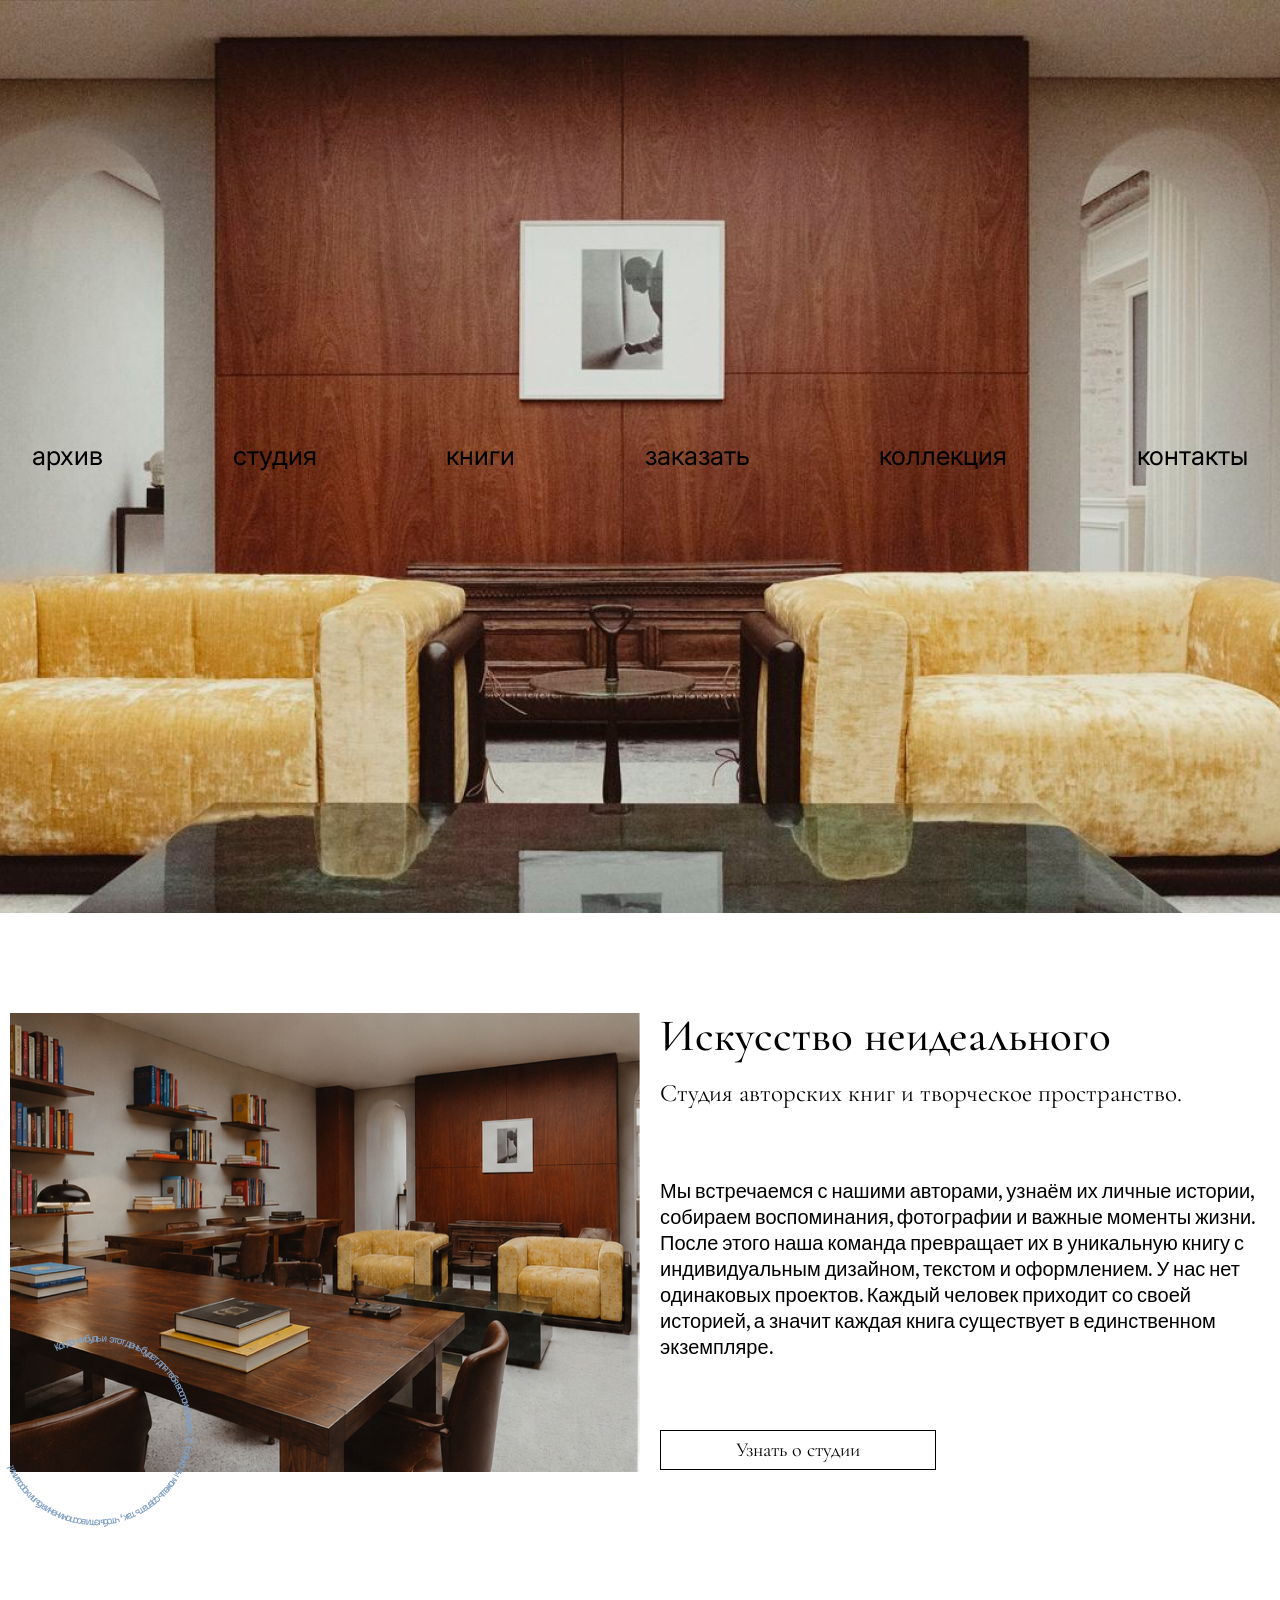
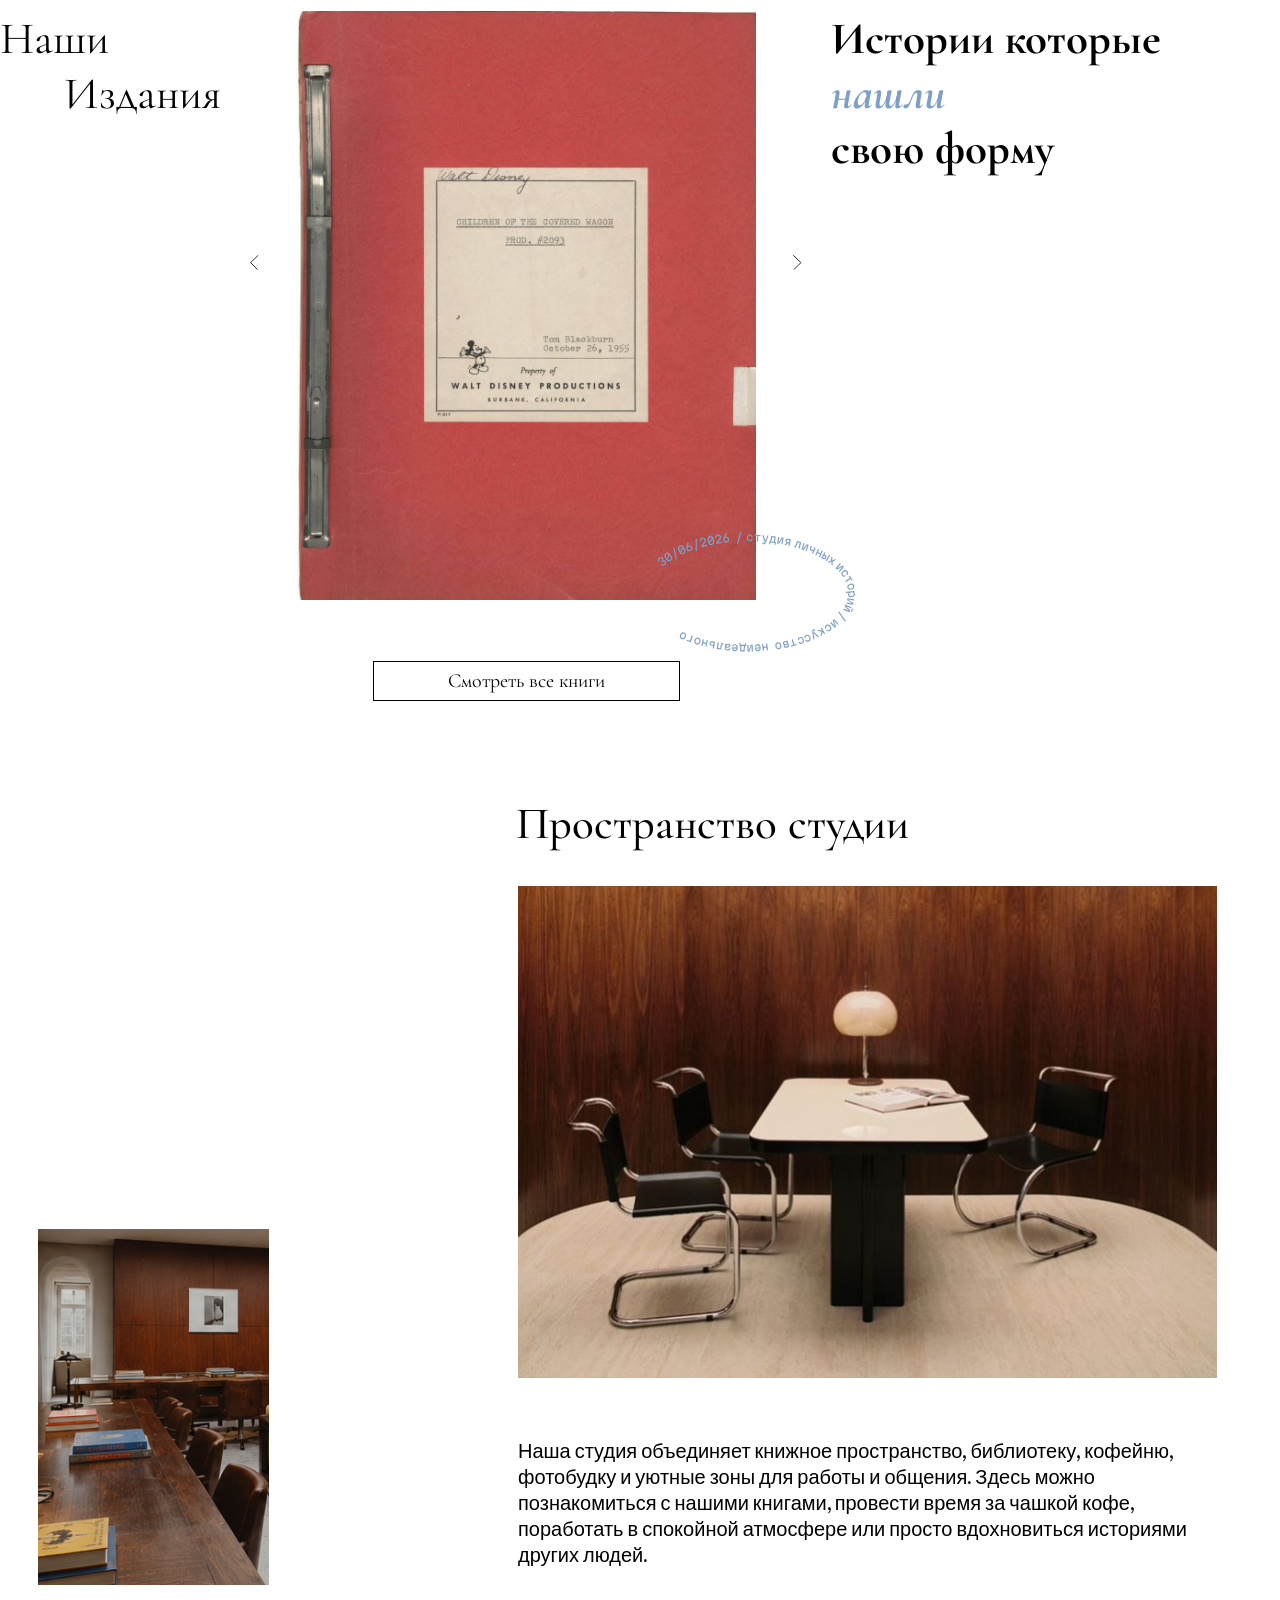
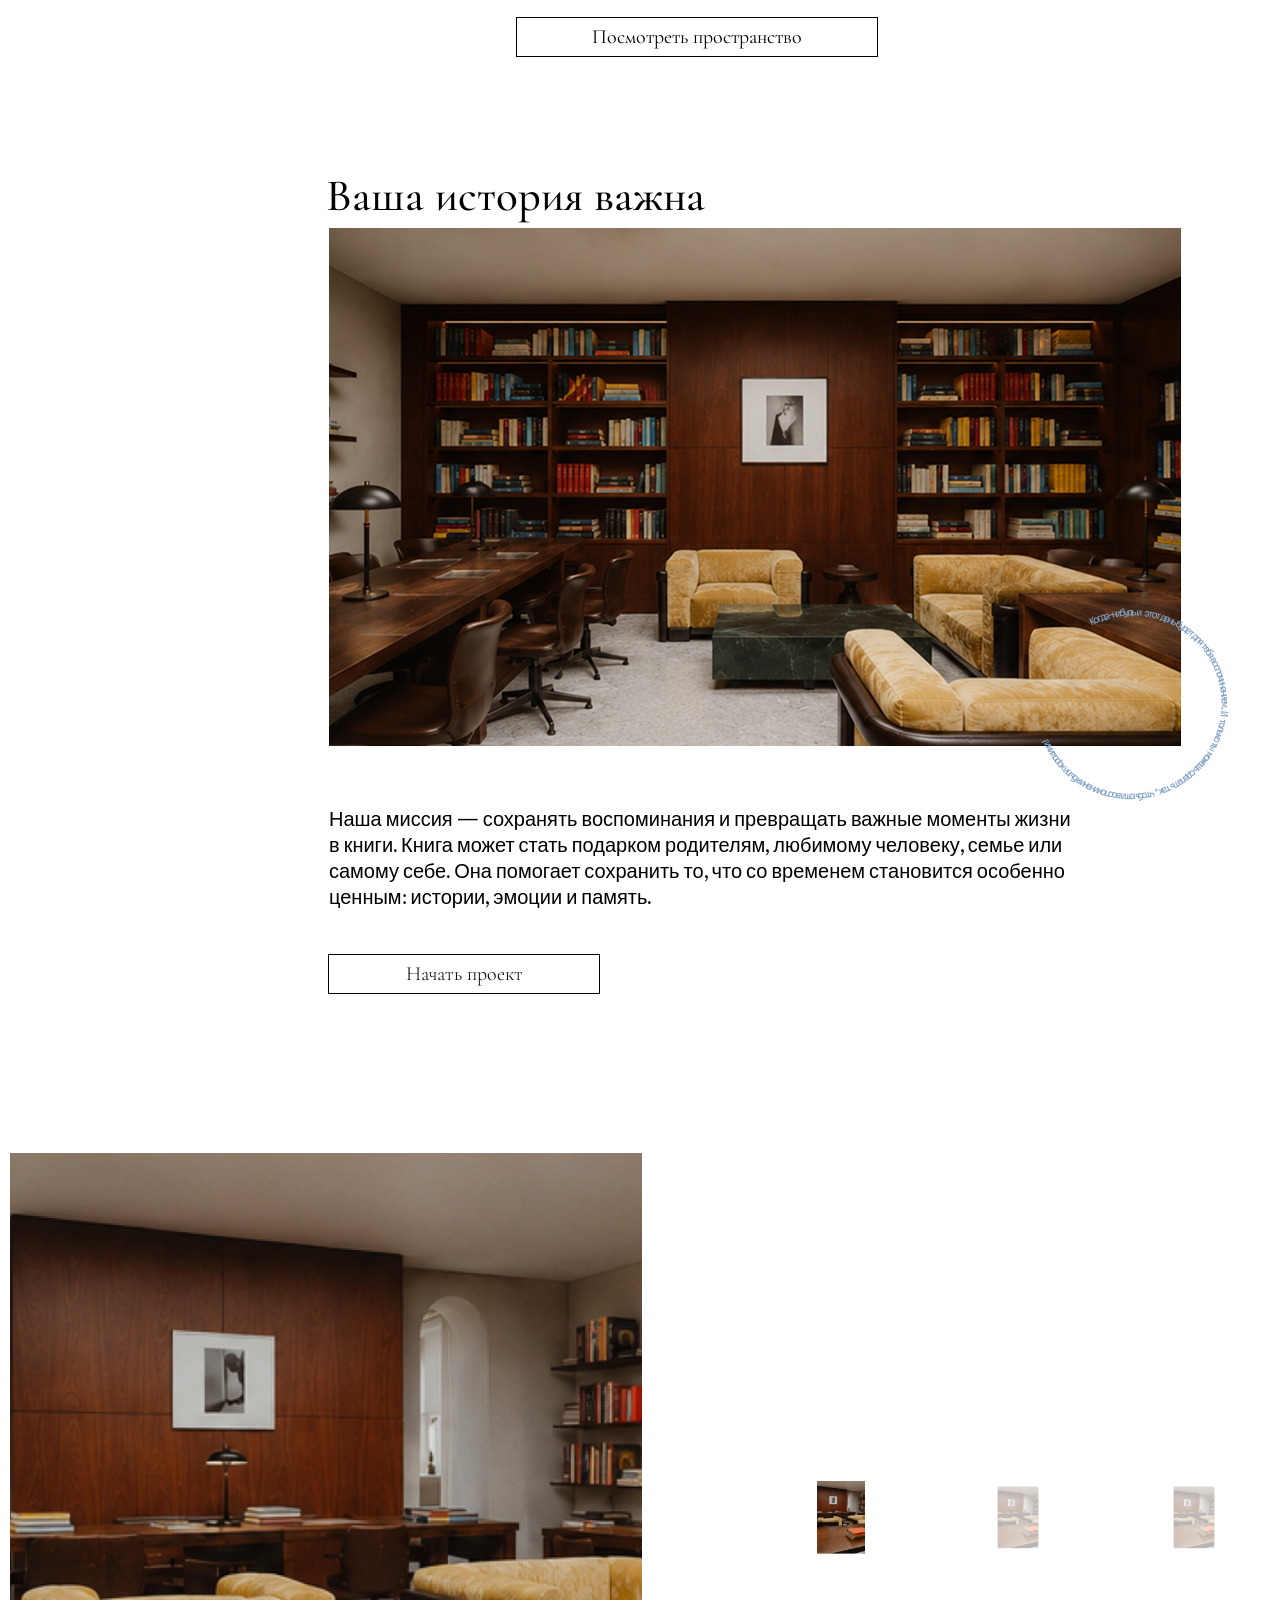
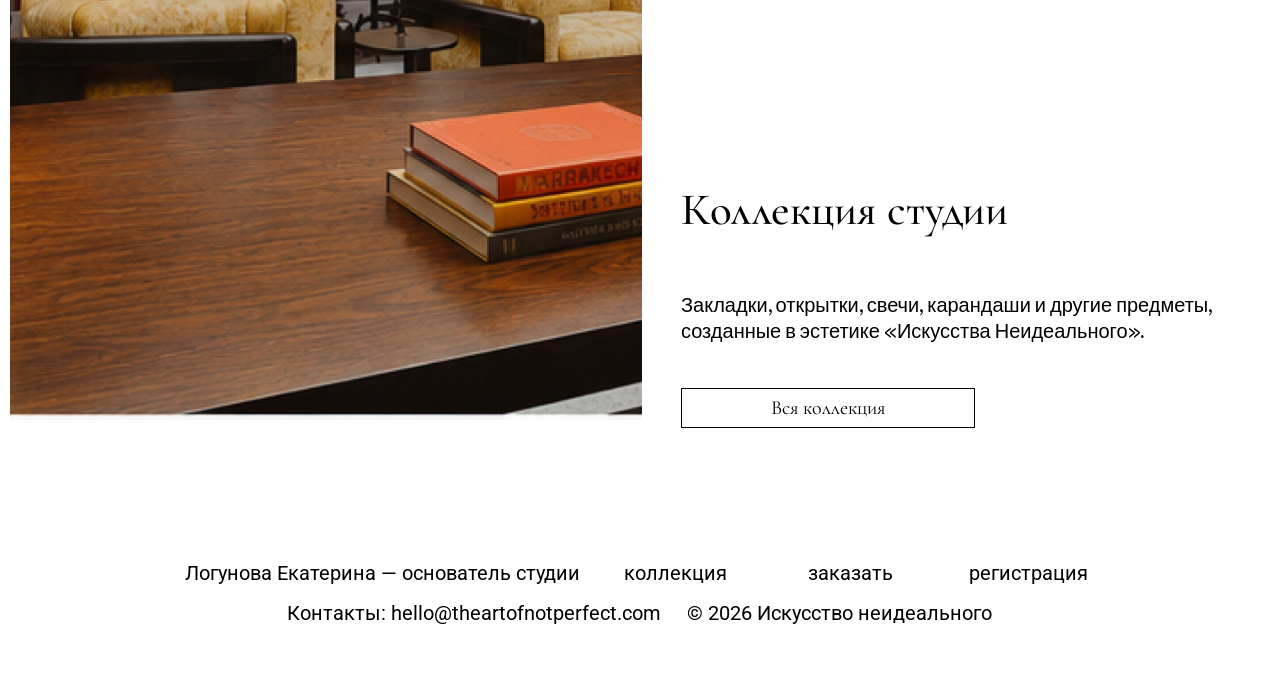
<file: index.html>
<!-- htmlhint tag-pair:true -->
<!doctype html>
<html lang="ru">
  <head>
    <meta charset="utf-8" />
    <meta name="viewport" content="initial-scale=1, width=device-width" />
    <title>Искусство неидеального — студия авторских книг</title>
    <link rel="stylesheet" href="./global.css" />
    <link rel="stylesheet" href="./styles/tokens.css" />
    <link rel="stylesheet" href="./styles/components.css" />
    <link rel="stylesheet" href="./styles/layout.css" />

    <link
      rel="stylesheet"
      href="https://fonts.googleapis.com/css2?family=Inter:wght@400&display=swap"
    />
    <link
      rel="stylesheet"
      href="https://fonts.googleapis.com/css2?family=Cormorant+Garamond:ital,wght@0,300;0,400;0,500;1,400;1,600&display=swap"
    />
    <link
      rel="stylesheet"
      href="https://fonts.googleapis.com/css2?family=Hedvig+Letters+Sans:wght@400&display=swap"
    />
    <link
      rel="stylesheet"
      href="https://fonts.googleapis.com/css2?family=Martian+Mono:wght@400&display=swap"
    />
    <link
      rel="stylesheet"
      href="https://fonts.googleapis.com/css2?family=Roboto:wght@400&display=swap"
    />
  </head>
  <body>
    <div class="page">
      <!-- =================== SITE HEADER / HERO PHOTO =================== -->

      <!-- =================== HERO SECTION =================== -->
      <div class="full-width">
        <!-- ── Site header / hero ── -->
        <header class="site-header" id="archive">
          <img
            class="site-header__hero-img"
            alt="Интерьер студии авторских книг «Искусство неидеального»"
            src="./public/2d5bc3e4739f1e4784af3b02511e9955-1@2x.png"
          />

          <nav class="site-nav" aria-label="Основная навигация">
            <div class="site-nav__backdrop"></div>
            <div class="site-nav__backdrop-edge"></div>

            <div class="site-nav__links">
              <a class="nav-link" href="#archive">архив</a>
              <a class="nav-link" href="studio.html">студия</a>
              <a class="nav-link" href="./catalog.html">книги</a>
              <a class="nav-link" href="./process.html">заказать</a>
              <a class="nav-link" href="./collection.html">коллекция</a>
              <a class="nav-link" href="contacts.html">контакты</a>
            </div>
          </nav>
        </header>

        <section class="hero-section" aria-label="Главный блок">
          <div class="photo-frame photo-frame--hero">
            <img class="circle-stamp" src="./public/circle-stamp.svg" alt="" />
            <img
              class="photo-frame__overlay photo-frame-art-of-not-perfect"
              loading="lazy"
              alt=""
              src="./public/8F7DF0DD-40E0-4F0E-8A68-6EED81A03327-3@2x.png"
            />
          </div>

          <div class="hero-content">
            <div class="hero-content__inner">
              <div class="hero-headline-group">
                <h1 class="section-heading hero-content__heading">
                  Искусство неидеального
                </h1>
                <p class="hero-subtitle">
                  Cтудия авторских книг и творческое пространство.
                </p>
              </div>
              <p class="hero-body">
                Мы встречаемся с нашими авторами, узнаём их личные истории,
                собираем воспоминания, фотографии и важные моменты жизни. После
                этого наша команда превращает их в уникальную книгу с
                индивидуальным дизайном, текстом и оформлением. У нас нет
                одинаковых проектов. Каждый человек приходит со своей историей,
                а значит каждая книга существует в единственном экземпляре.
              </p>
              <a class="btn--outline btn--hero" href="studio.html">
                <span class="btn__label">Узнать о студии</span>
              </a>
            </div>
          </div>
        </section>
      </div>
      <section
        class="publications-section"
        id="publications"
        aria-label="Наши издания"
      >
        <div class="publications-inner">
          <div class="publications-eyebrow">
            <h2 class="section-heading--split">Наши</h2>
            <h2 class="section-heading--split publications-eyebrow__bottom">
              Издания
            </h2>
          </div>

          <div class="photo-frame photo-frame--publications">
            <div class="slider">
              <div class="slider-viewport">
                <div class="slider-track" style="transform: translateX(0px)">
                  <div class="slide">
                    <img src="./public/1.jpeg" alt="universal" />
                  </div>
                  <div class="slide">
                    <img src="./public/2.jpeg" alt="universal" />
                  </div>
                  <div class="slide">
                    <img src="./public/3.jpeg" alt="universal" />
                  </div>
                  <div class="slide">
                    <img src="./public/4.jpeg" alt="universal" />
                  </div>
                  <div class="slide">
                    <img src="./public/5.jpeg" alt="universal" />
                  </div>
                  <div class="slide">
                    <img src="./public/6.jpeg" alt="universal" />
                  </div>
                  <div class="slide">
                    <img src="./public/7.jpeg" alt="universal" />
                  </div>
                  <div class="slide">
                    <img src="./public/8.jpeg" alt="universal" />
                  </div>
                  <div class="slide">
                    <img src="./public/9.jpeg" alt="universal" />
                  </div>
                  <div class="slide">
                    <img src="./public/10.jpeg" alt="universal" />
                  </div>
                  <div class="slide">
                    <img src="./public/11.jpeg" alt="universal" />
                  </div>
                  <div class="slide">
                    <img src="./public/12.jpeg" alt="universal" />
                  </div>
                  <div class="slide">
                    <img src="./public/13.jpeg" alt="universal" />
                  </div>
                </div>
              </div>
              <img class="slider-oval" src="./public/oval-stamp.svg" alt="" />
            </div>
            <div class="publications-arrows">
              <img
                class="arrow-icon arrow-icon-left"
                data-prev
                loading="lazy"
                alt="Предыдущая публикация"
                src="./public/Group-129.svg"
              />
              <img
                class="arrow-icon arrow-icon-right"
                data-next
                loading="lazy"
                alt="Следующая публикация"
                src="./public/Group-128.svg"
              />
            </div>
            <div class="publications-btn-wrap">
              <a class="btn--outline btn--publications" href="./catalog.html">
                <span class="btn__label">Смотреть все книги</span>
              </a>
            </div>
          </div>

          <div class="publications-heading-wrap">
            <h2 class="publications-heading">
              <span>Истории которые </span>
              <span class="publications-heading__highlight"
                ><em><strong>нашли</strong></em></span
              ><br />
              <span>свою форму</span>
            </h2>
          </div>
        </div>
      </section>
      <!-- =================== MAIN CONTENT =================== -->
      <main class="main-content-wrap">
        <div class="main-content">
          <!-- Eyebrow label -->

          <!-- ===== Publications section ===== -->

          <div class="studio-section" id="studio-section">
            <div class="studio-left">
              <div class="photo-frame photo-frame--studio">
                <img
                  class="photo-frame__img"
                  alt="Студийное пространство с книгами и кофейней"
                  src="./public/8F7DF0DD-40E0-4F0E-8A68-6EED81A03327-31@2x.png"
                />
              </div>
            </div>

            <div class="studio-right">
              <h2 class="section-heading" id="studio">Пространство студии</h2>
              <section class="studio-photo-wrap" aria-label="Портрет студии">
                <div class="photo-frame photo-frame--studio-sm">
                  <img
                    class="photo-frame__img"
                    alt="Интерьер студии — уютный угол"
                    src="./public/95-1@2x.png"
                  />
                </div>
              </section>

              <section class="studio-text" aria-label="О студии">
                <div class="studio-body-wrap">
                  <p class="studio-body">
                    Наша студия объединяет книжное пространство, библиотеку,
                    кофейню, фотобудку и уютные зоны для работы и общения. Здесь
                    можно познакомиться с нашими книгами, провести время за
                    чашкой кофе, поработать в спокойной атмосфере или просто
                    вдохновиться историями других людей.
                  </p>
                </div>
                <a class="btn--outline btn--studio" href="./studio.html">
                  <span class="btn__label">Посмотреть пространство</span>
                </a>
              </section>
            </div>
          </div>

          <!-- ===== Story / Your history section ===== -->
          <div class="story-section-wrap" id="story">
            <div class="story-inner">
              <section class="story-left" aria-label="Ваша история важна">
                <h2 class="section-heading">Ваша история важна</h2>
                <div class="story-image-wrap">
                  <div class="photo-frame photo-frame--story">
                    <img
                      class="photo-frame__img"
                      alt="Фото для будущей авторской книги"
                      src="./public/your-story-important.png"
                    />
                    <img
                      src="./public/circle-stamp.svg"
                      alt=""
                      class="frame-story-stamp"
                    />
                  </div>
                </div>
              </section>

              <section class="story-right" aria-label="Начать проект">
                <div class="story-text-col">
                  <div class="story-text-inner">
                    <div class="story-text-wrap">
                      <p class="story-body">
                        Наша миссия — сохранять воспоминания и превращать важные
                        моменты жизни в книги. Книга может стать подарком
                        родителям, любимому человеку, семье или самому себе. Она
                        помогает сохранить то, что со временем становится
                        особенно ценным: истории, эмоции и память.
                      </p>
                    </div>
                    <a
                      class="btn--outline btn--story"
                      href="registration.html"
                    >
                      <span class="btn__label btn__label--light"
                        >Начать проект</span
                      >
                    </a>
                  </div>
                  <div class="story-heading-sidebar">
                    <h3 class="story-heading-sidebar__text">Начать проект</h3>
                  </div>
                </div>
              </section>
            </div>
          </div>
        </div>
      </main>

      <!-- Decorative separator -->
      <div class="separator" aria-hidden="true">
        <img class="separator__line" alt="" src="./public/Line-53.svg" />
        <!-- <img -->
        <!--   class="separator__img" -->
        <!--   alt="" -->
        <!--   src="./public/8F7DF0DD-40E0-4F0E-8A68-6EED81A03327-2@2x.png" -->
        <!-- /> -->
      </div>

      <!-- =================== COLLECTION SECTION =================== -->
      <section
        class="collection-section"
        id="collection"
        aria-label="Коллекция студии"
      >
        <div class="collection-inner">
          <div class="collection-products">
            <div class="collection-photo-col">
              <div class="photo-frame photo-frame--collection">
                <!-- <img -->
                <!--   alt="Товары коллекции студии" -->
                <!--   src="./public/7f40923c-166d-4795-b4a2-aa444a953bee-1@2x.png" -->
                <!-- /> -->
                <img
                  loading="lazy"
                  alt=""
                  src="./public/8F7DF0DD-40E0-4F0E-8A68-6EED81A03327-1@2x.png"
                />
              </div>
            </div>

            <section class="collection-text" aria-label="Описание коллекции">
              <div class="collection-items-wrap">
                <div class="collection-items">
                  <div class="collection-item-wrap"></div>

                  <img
                    class="collection-item collection-item--md"
                    loading="lazy"
                    alt="Свеча"
                    src="./public/8F7DF0DD-40E0-4F0E-8A68-6EED81A03327-1@2x.png"
                  />
                  <img
                    class="collection-item collection-item--md2"
                    loading="lazy"
                    alt="Карандаш"
                    src="./public/8F7DF0DD-40E0-4F0E-8A68-6EED81A03327-1@2x.png"
                  />
                  <img
                    class="collection-item collection-item--md"
                    loading="lazy"
                    alt="Предмет коллекции"
                    src="./public/8F7DF0DD-40E0-4F0E-8A68-6EED81A03327-1@2x.png"
                  />
                </div>
              </div>

              <div class="collection-info">
                <h2 class="section-heading">Коллекция студии</h2>
                <div class="collection-desc">
                  <p class="collection-body">
                    Закладки, открытки, свечи, карандаши и другие предметы,
                    созданные в эстетике «Искусства Неидеального».
                  </p>
                  <a
                    class="btn--outline btn--collection"
                    href="./collection.html"
                  >
                    <span class="btn__label btn__label--lg">Вся коллекция</span>
                  </a>
                </div>
              </div>
            </section>
          </div>

          <div class="collection-label-wrap">
            <h2 class="section-heading section-heading--collection">
              Вся коллекция
            </h2>
          </div>
        </div>
      </section>
      <div id="footer-placeholder" class="footer-placeholder"></div>
    </div>
    <script src="./js/slider.js"></script>
    <script src="./js/header.js"></script>
    <script src="./js/footer.js"></script>

    <script
      src="https://cdn.jsdelivr.net/npm/gsap@3.14.1/dist/gsap.min.js"
      defer
    ></script>
  </body>
</html>
</file>
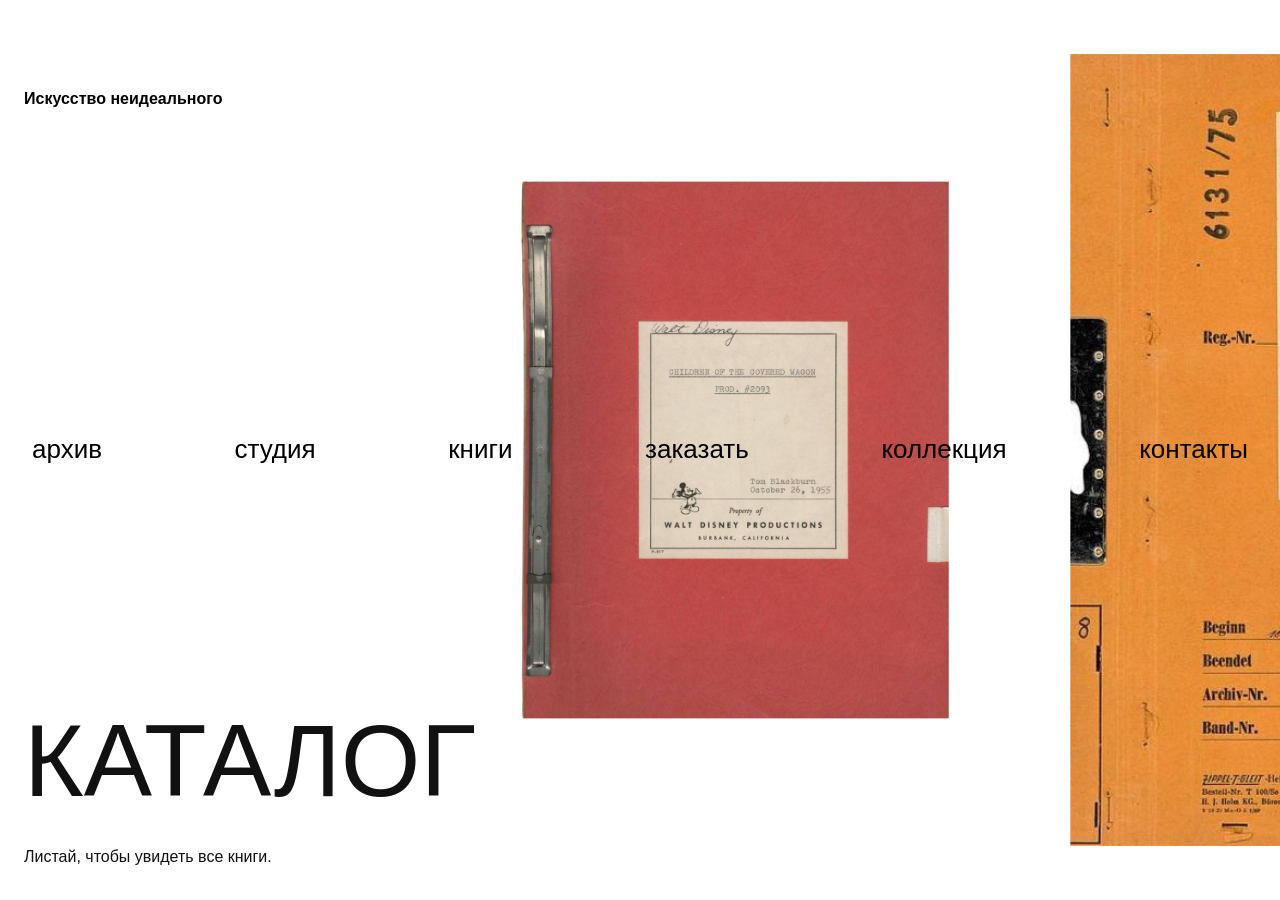
<file: catalog.html>
<!doctype html>
<html lang="ru">
  <head>
    <meta charset="UTF-8" />
    <meta name="viewport" content="width=device-width, initial-scale=1.0" />
    <title>Книги — Искусство неидеального</title>

    <link rel="stylesheet" href="./styles/tokens.css" />
    <link rel="stylesheet" href="./global.css" />
    <link rel="stylesheet" href="./styles/catalog-page.css" />
    <script
      src="https://cdn.jsdelivr.net/npm/gsap@3.14.1/dist/gsap.min.js"
      defer
    ></script>
    <script src="./js/java-scripts.js" defer></script>
  </head>
  <body class="bk-page">
    <header class="site-header" id="archive">
      <!-- <img -->
      <!--   class="site-header__hero-img" -->
      <!--   alt="Интерьер студии авторских книг «Искусство неидеального»" -->
      <!--   src="./public/2d5bc3e4739f1e4784af3b02511e9955-1@2x.png" -->
      <!-- /> -->

      <nav class="site-nav" aria-label="Основная навигация">
        <div class="site-nav__backdrop"></div>
        <div class="site-nav__backdrop-edge"></div>

        <div class="site-nav__links">
          <a class="nav-link" href="#archive">архив</a>
          <a class="nav-link" href="studio.html">студия</a>
          <a class="nav-link" href="./catalog.html">книги</a>
          <a class="nav-link" href="./process.html">заказать</a>
          <a class="nav-link" href="./collection.html">коллекция</a>
          <a class="nav-link" href="contacts.html">контакты</a>
        </div>
      </nav>
    </header>
    <!-- <header class="bk-menubar"> -->
    <!--   <a class="bk-logo-link" href="./index.html">архив</a> -->
    <!--   <nav class="bk-list-container" aria-label="Главное меню"> -->
    <!--     <ul class="bk-li-list"> -->
    <!--       <li><a class="bk-tut" href="./studio.html">студия</a></li> -->
    <!--       <li><a class="bk-tut bk-active" href="./book.html">книги</a></li> -->
    <!--       <li><a class="bk-tut" href="./order.html">заказать</a></li> -->
    <!--       <li><a class="bk-tut" href="./collection.html">коллекция</a></li> -->
    <!--       <li><a class="bk-tut" href="./contact.html">контакты</a></li> -->
    <!--     </ul> -->
    <!--   </nav> -->
    <!--   <a class="bk-basket" href="./order.html">basket</a> -->
    <!-- </header> -->
    <main>
      <div class="bk-logo">
        <a href="./index.html">Искусство неидеального</a>
      </div>
      <aside class="bk-sidebar">
        <p class="bk-sidebar-title"><br />каталог</p>
        <p>Листай, чтобы увидеть все книги.</p>
      </aside>
      <section class="bk-slider" aria-label="Каталог">
        <div class="bk-slider-wrapper">
          <div class="bk-slide">
            <img src="./public/1.jpeg" alt="Книга 1" />
          </div>
          <div class="bk-slide">
            <img src="./public/2.jpeg" alt="Книга 2" />
          </div>
          <div class="bk-slide">
            <img src="./public/3.jpeg" alt="Книга 3" />
          </div>
          <div class="bk-slide">
            <img src="./public/4.jpeg" alt="Книга 4" />
          </div>
          <div class="bk-slide">
            <img src="./public/5.jpeg" alt="Книга 5" />
          </div>
          <div class="bk-slide">
            <img src="./public/6.jpeg" alt="Книга 6" />
          </div>
          <div class="bk-slide">
            <img src="./public/7.jpeg" alt="Книга 7" />
          </div>
          <div class="bk-slide">
            <img src="./public/8.jpeg" alt="Книга 8" />
          </div>
          <div class="bk-slide">
            <img src="./public/9.jpeg" alt="Книга 9" />
          </div>
          <div class="bk-slide">
            <img src="./public/10.jpeg" alt="Книга 10" />
          </div>
          <div class="bk-slide">
            <img src="./public/11.jpeg" alt="Книга 11" />
          </div>
          <div class="bk-slide">
            <img src="./public/12.jpeg" alt="Книга 12" />
          </div>
          <div class="bk-slide">
            <img src="./public/13.jpeg" alt="Книга 13" />
          </div>
        </div>
      </section>
    </main>
    <script src="./js/header.js"></script>
  </body>
</html>
</file>
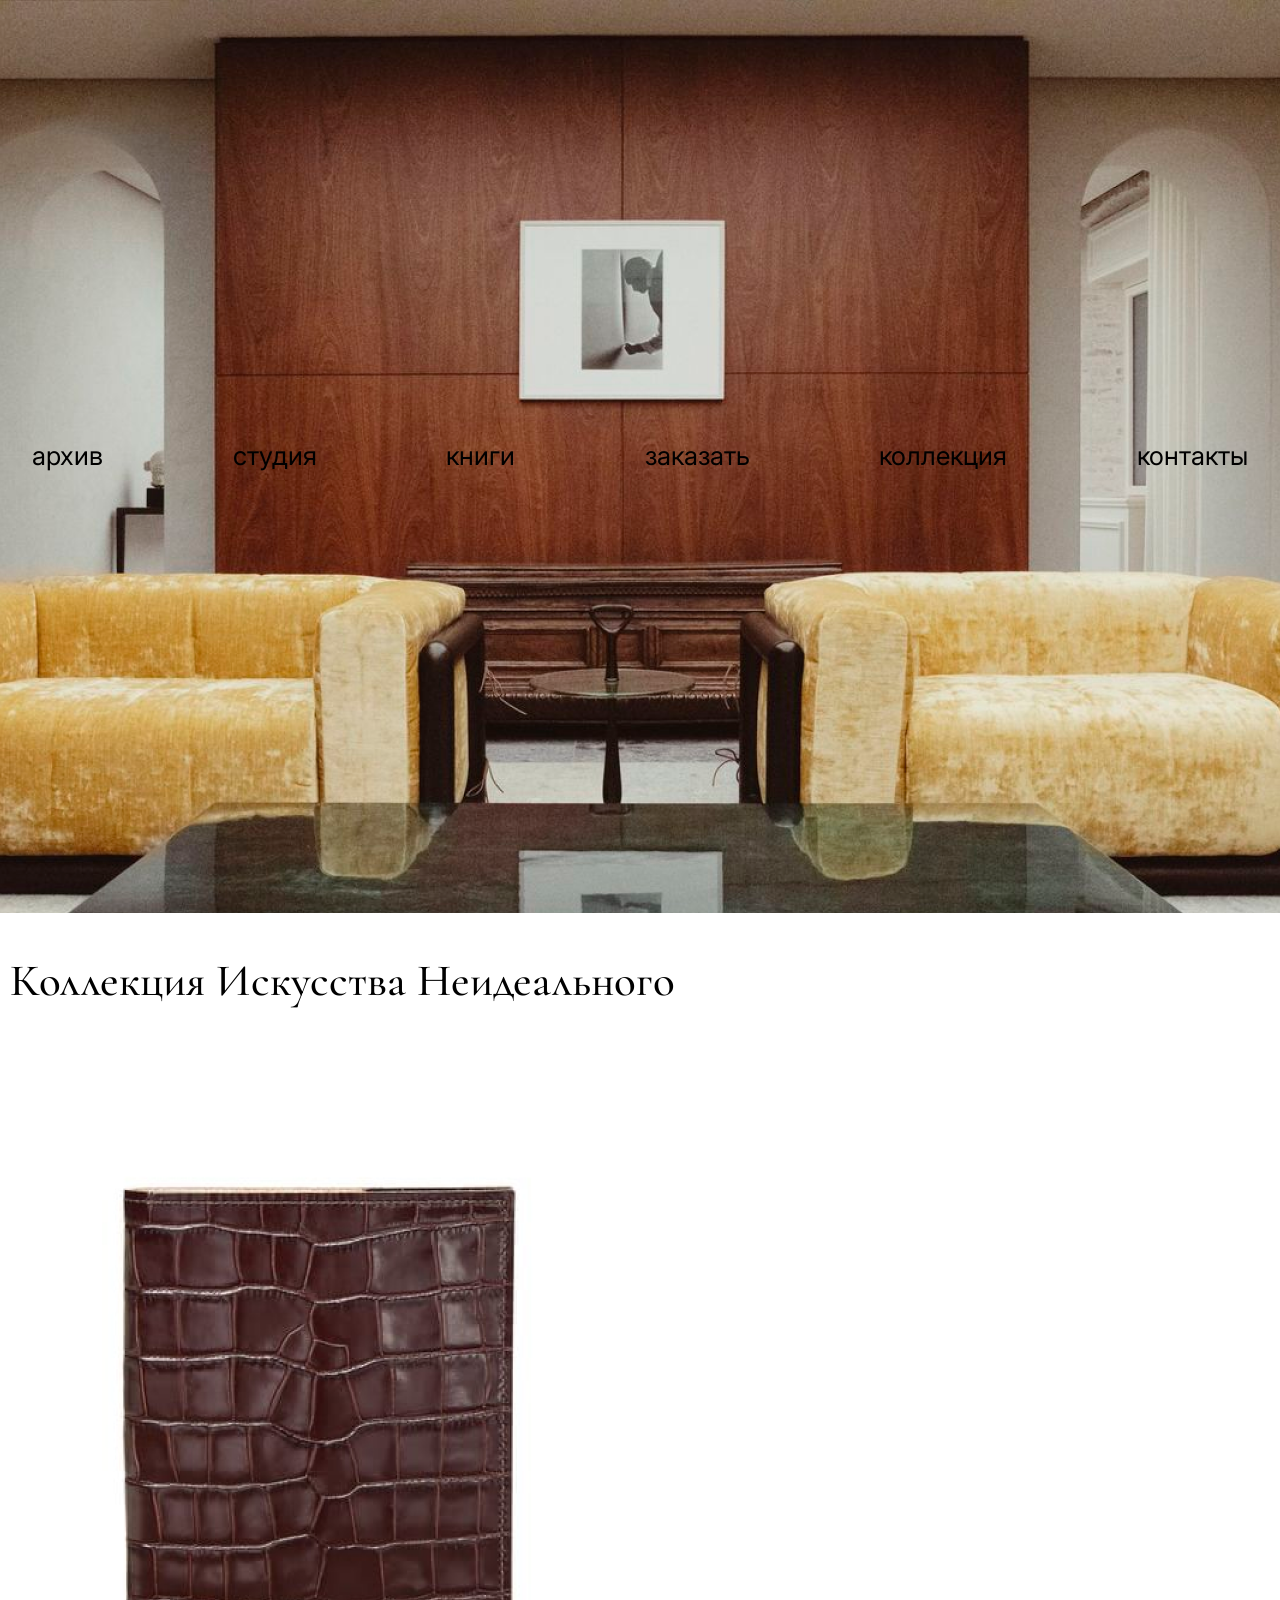
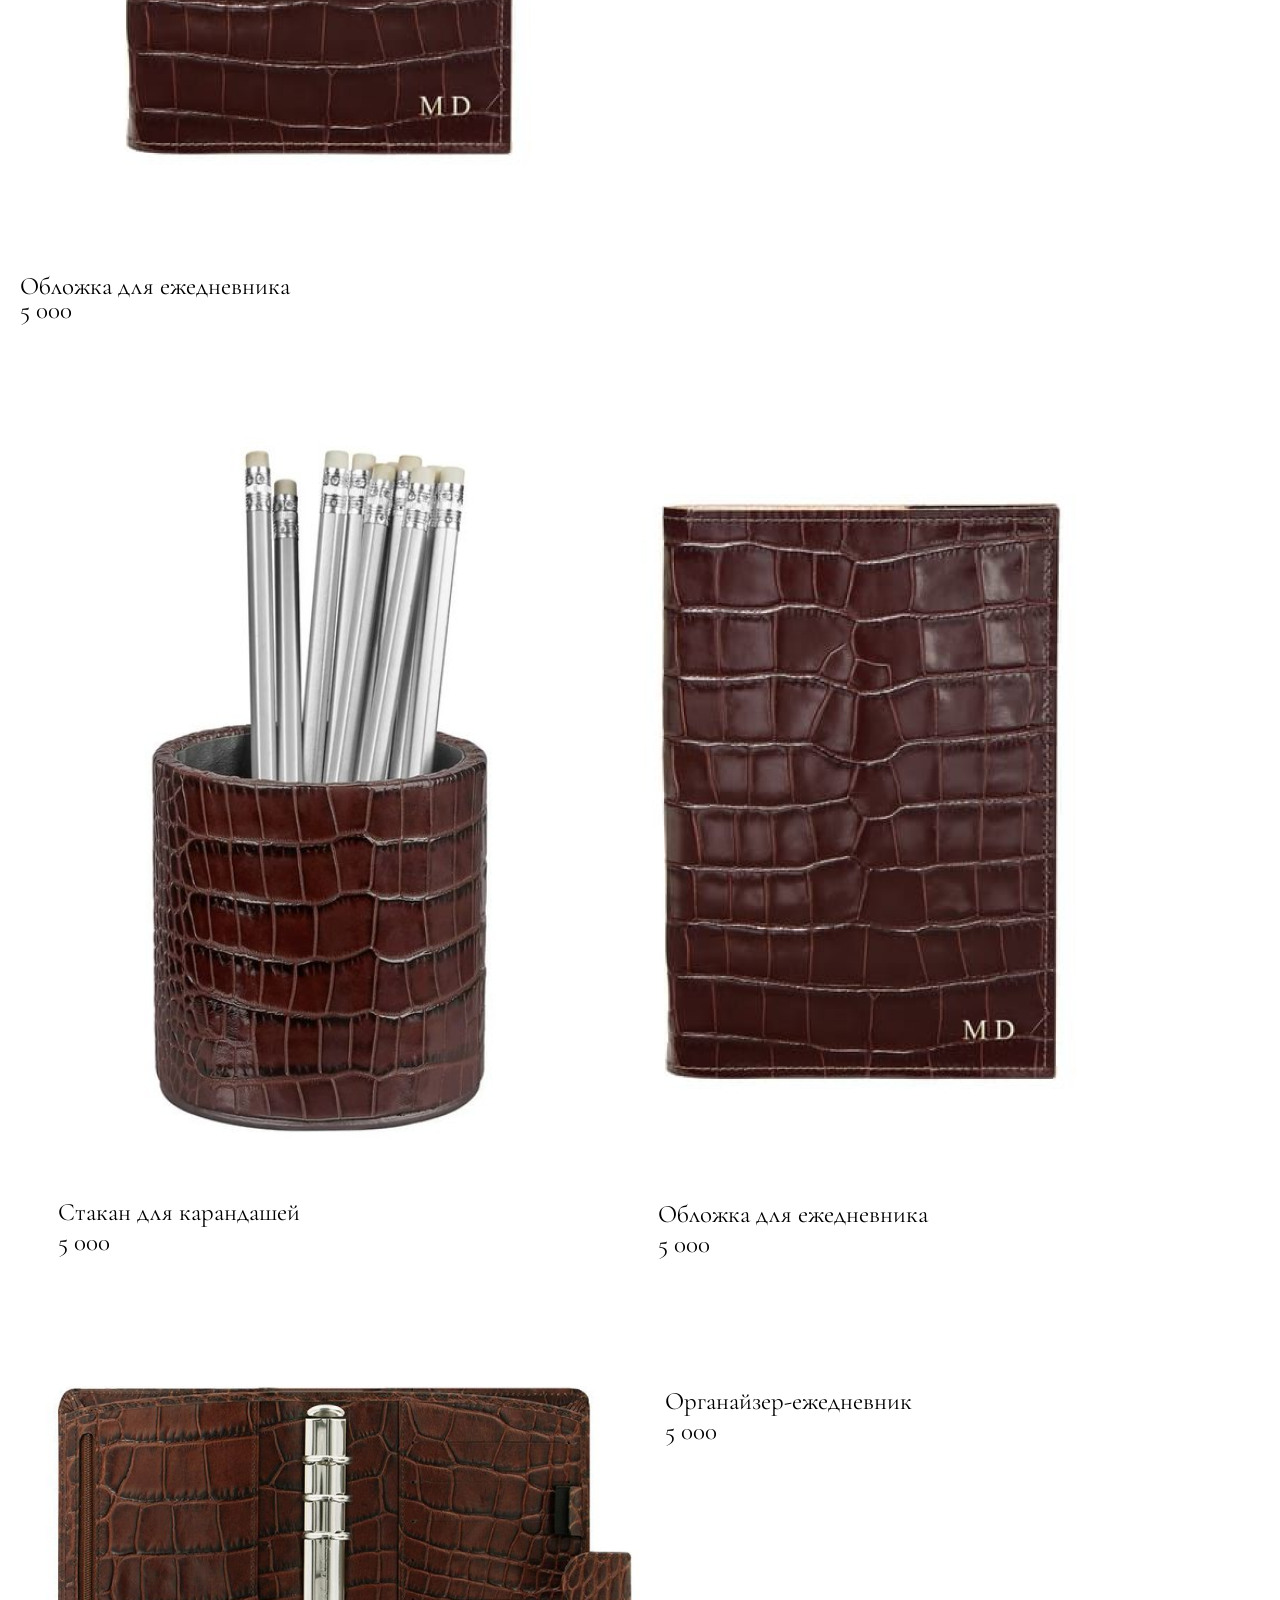
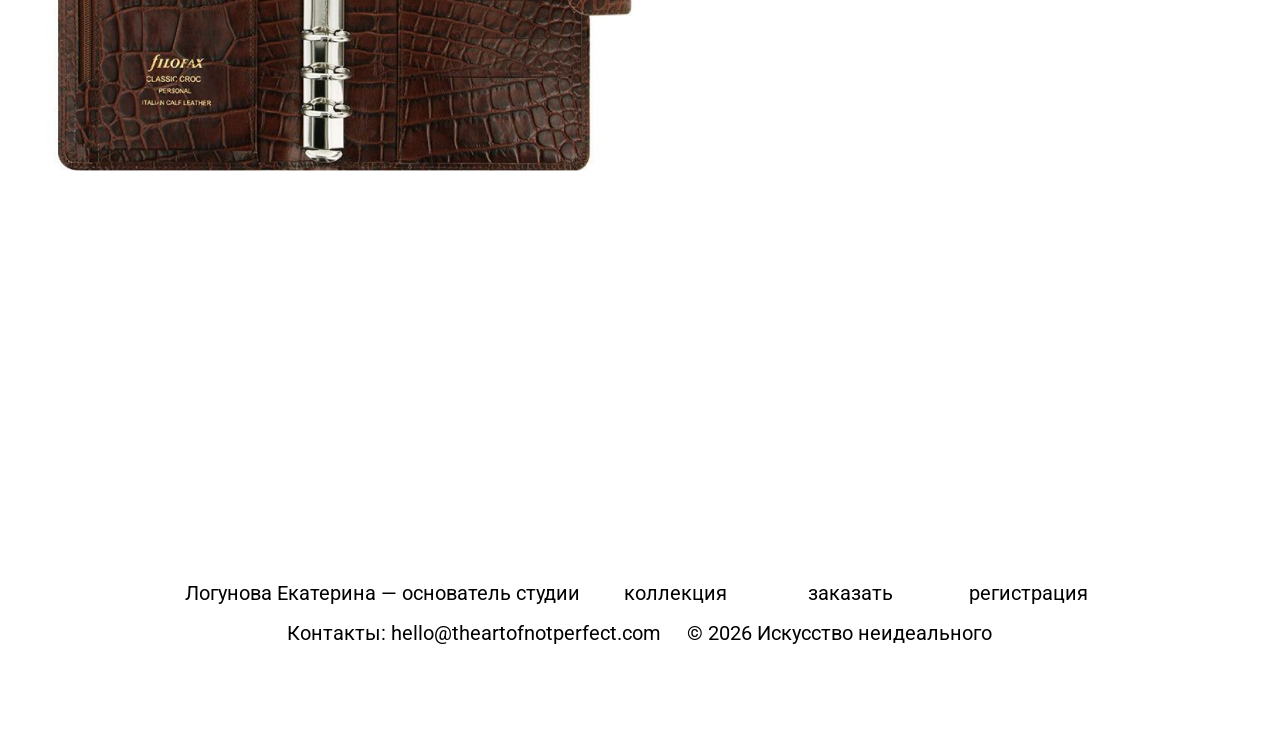
<file: collection.html>
<!doctype html>
<html lang="ru">
  <head>
    <meta charset="utf-8" />
    <meta name="viewport" content="initial-scale=1, width=device-width" />

    <title>Коллекция — Искусство неидеального</title>

    <link rel="stylesheet" href="./global.css" />
    <link rel="stylesheet" href="./collection.css" />

    <link
      rel="stylesheet"
      href="https://fonts.googleapis.com/css2?family=Inter:wght@400&display=swap"
    />
    <link
      rel="stylesheet"
      href="https://fonts.googleapis.com/css2?family=Cormorant+Garamond:ital,wght@0,300;0,400;0,500;1,300;1,400&display=swap"
    />
    <link
      rel="stylesheet"
      href="https://fonts.googleapis.com/css2?family=Roboto:wght@400&display=swap"
    />
    <link
      rel="stylesheet"
      href="https://fonts.googleapis.com/css2?family=Hedvig+Letters+Sans:opsz@12..24&display=swap"
    />
    <link
      rel="stylesheet"
      href="https://fonts.googleapis.com/css2?family=Martian+Mono:wght@400&display=swap"
    />
  </head>
  <body>
    <div class="collection-page" id="collection-page">
      <!-- ── Site header / hero ── -->
      <header class="site-header" id="archive">
        <img
          class="site-header__hero-img"
          alt="Интерьер студии авторских книг «Искусство неидеального»"
          src="./public/2d5bc3e4739f1e4784af3b02511e9955-1@2x.png"
        />

        <nav class="site-nav" aria-label="Основная навигация">
          <div class="site-nav__backdrop"></div>
          <div class="site-nav__backdrop-edge"></div>
          <div class="site-nav__links">
            <a class="nav-link" href="#archive">архив</a>
            <a class="nav-link" href="studio.html">студия</a>
            <a class="nav-link" href="./catalog.html">книги</a>
            <a class="nav-link" href="./process.html">заказать</a>
            <a class="nav-link" href="./collection.html">коллекция</a>
            <a class="nav-link" href="contacts.html">контакты</a>
          </div>
        </nav>
      </header>

      <main class="collection-wrap">
        <!-- ── Collection heading ── -->
        <section
          class="collection-heading-wrap"
          aria-labelledby="collection-heading"
          id="collection-heading"
        >
          <div class="collection-heading-inner">
            <h1 class="collection-heading">Коллекция Искусства Неидеального</h1>
          </div>
        </section>

        <!-- ── Product grid ── -->
        <section
          class="collection-grid"
          aria-label="Товары коллекции"
          id="product-grid"
        >
          <div class="collection-grid__inner">
            <!-- Row 1: single tall card (notebook cover) -->
            <a
              class="collection-row--single"
              href="./product.html?id=notebook-cover"
            >
              <div class="collection-card__frame">
                <div class="collection-card__frame-bg"></div>
                <img
                  class="collection-card__img"
                  loading="lazy"
                  alt="Кожаная обложка для ежедневника с монограммой M.D."
                  src="./public/949d27b13dbc1adc0c0c13acf960d307-1@2x.png"
                />
              </div>
              <div class="collection-card__labels">
                <div class="collection-card__label-row">
                  <h2 class="collection-card__name">Обложка для ежедневника</h2>
                </div>
                <div class="collection-card__price-row">
                  <span class="collection-card__price">5 000</span>
                </div>
              </div>
            </a>

            <!-- Row 2: wide double frame (pencil cup + notebook cover) -->
            <div class="collection-row--wide">
              <div class="collection-row--wide__inner">
                <div class="collection-card__frame--wide">
                  <div class="collection-card__frame-bg"></div>
                  <div class="collection-card__img-pair">
                    <!-- Right image → notebook cover (second shot) -->
                    <a href="./product.html?id=notebook-cover">
                      <img
                        class="collection-card__img--wide-r"
                        alt="Кожаная обложка для ежедневника с монограммой M.D."
                        src="./public/949d27b13dbc1adc0c0c13acf960d307-2@2x.png"
                      />
                    </a>

                    <!-- Left image → pen cup -->
                    <a href="./product.html?id=pen-cup">
                      <img
                        class="collection-card__img--wide-l"
                        alt="Стакан-органайзер для карандашей и ручек из кожи"
                        src="./public/8145791602824e7c910b0a1067e358a0-1@2x.png"
                      />
                    </a>
                  </div>
                </div>

                <div class="collection-card__labels--wide">
                  <a
                    class="collection-card__label-block"
                    href="./product.html?id=pen-cup"
                  >
                    Стакан для карандашей<br />5 000
                  </a>
                  <div class="collection-card__label-wrap">
                    <a
                      class="collection-card__label-block--full"
                      href="./product.html?id=notebook-cover"
                    >
                      Обложка для ежедневника<br />5 000
                    </a>
                  </div>
                </div>
              </div>
            </div>

            <!-- Row 3: single large card (leather binder/organiser) -->
            <a class="collection-row--lg" href="./product.html?id=organiser">
              <div class="collection-card__frame--lg">
                <div class="collection-card__bg"></div>
                <img
                  class="collection-card__img--lg"
                  loading="lazy"
                  alt="Кожаный органайзер-ежедневник с кольцами"
                  src="./public/e1903a1b057dd5bb179ff227c098b1a4-1@2x.png"
                />
              </div>
              <div class="collection-card__label-block">
                Органайзер-ежедневник<br />5 000
              </div>
            </a>

            <!-- Row 4: two placeholder frames (coming soon) -->
          </div>
        </section>
      </main>

      <!-- ── Footer ── -->
      <div id="footer-placeholder" class="footer-placeholder"></div>
    </div>
    <script src="./js/header.js"></script>
    <script src="./js/footer.js"></script>
  </body>
</html>
</file>
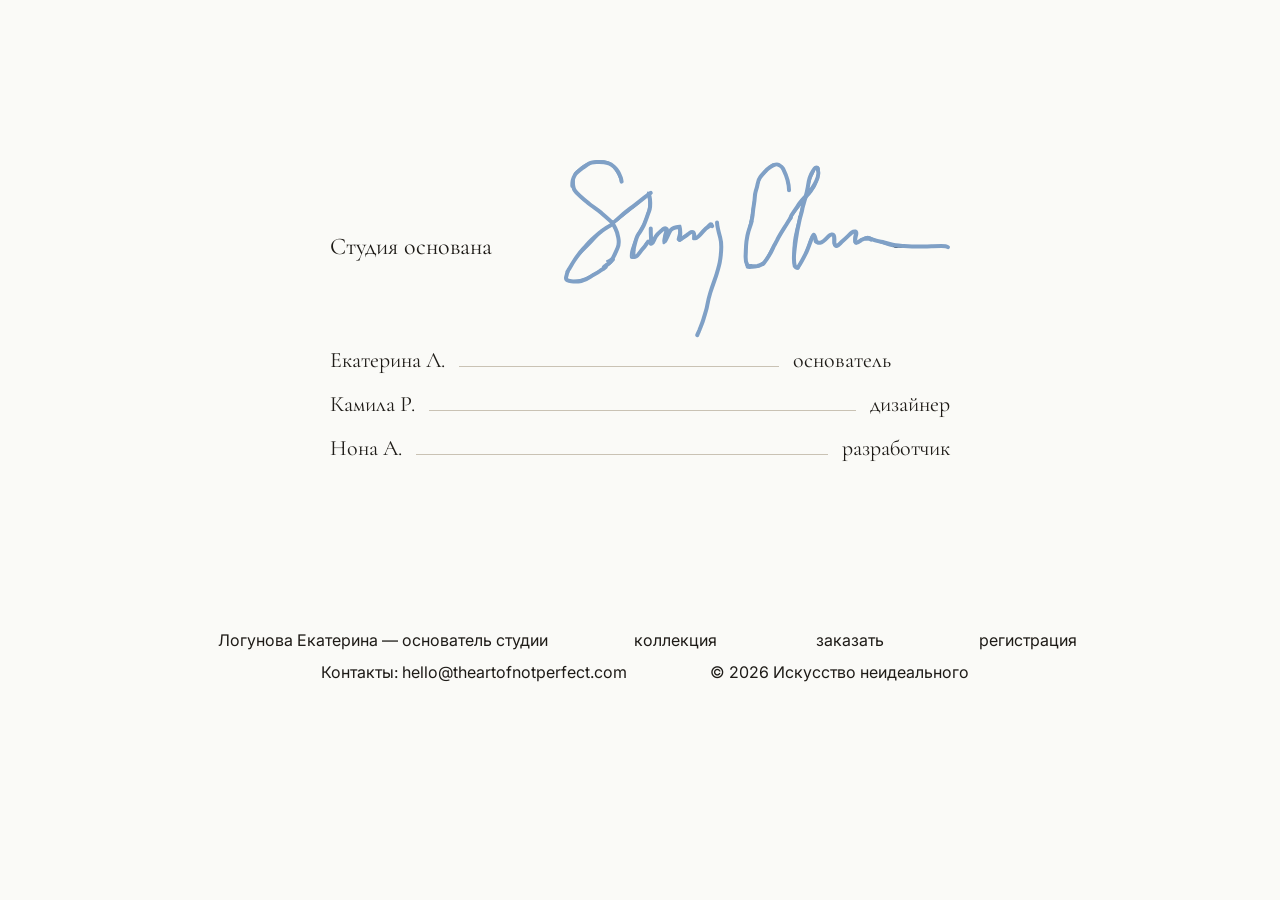
<file: contacts.html>
<!doctype html>
<html lang="ru">
  <head>
    <meta charset="UTF-8" />
    <meta name="viewport" content="width=device-width, initial-scale=1.0" />
    <title>О студии</title>
    <link rel="preconnect" href="https://fonts.googleapis.com" />
    <link rel="preconnect" href="https://fonts.gstatic.com" crossorigin />
    <link
      href="https://fonts.googleapis.com/css2?family=Cormorant+Garamond:ital,wght@0,400;0,500;0,600;1,500&family=Caveat:wght@500;600&family=Inter:wght@400;500&display=swap"
      rel="stylesheet"
    />
    <link rel="stylesheet" href="./global.css" />
    <link rel="stylesheet" href="styles/contacts.css" />
  </head>
  <body>
    <section class="founders">
      <div class="founders__block">
        <div class="founders__lead-block">
          <p class="founders__lead">Студия основана</p>

          <img
            src="./public/signature-about.svg"
            alt="Подпись основателя студии"
          />
        </div>

        <ul class="founders__list">
          <li class="founders__row">
            <span class="founders__name">Екатерина Л.</span>
            <span class="founders__rule founders__rule--short"></span>
            <span class="founders__role">основатель</span>
          </li>
          <li class="founders__row">
            <span class="founders__name">Камила Р.</span>
            <span class="founders__rule"></span>
            <span class="founders__role">дизайнер</span>
          </li>
          <li class="founders__row">
            <span class="founders__name">Нона А.</span>
            <span class="founders__rule"></span>
            <span class="founders__role">разработчик</span>
          </li>
        </ul>
      </div>
    </section>
    <div id="footer-placeholder" class="footer-placeholder"></div>
    <script src="./js/footer.js"></script>
  </body>
</html>
</file>
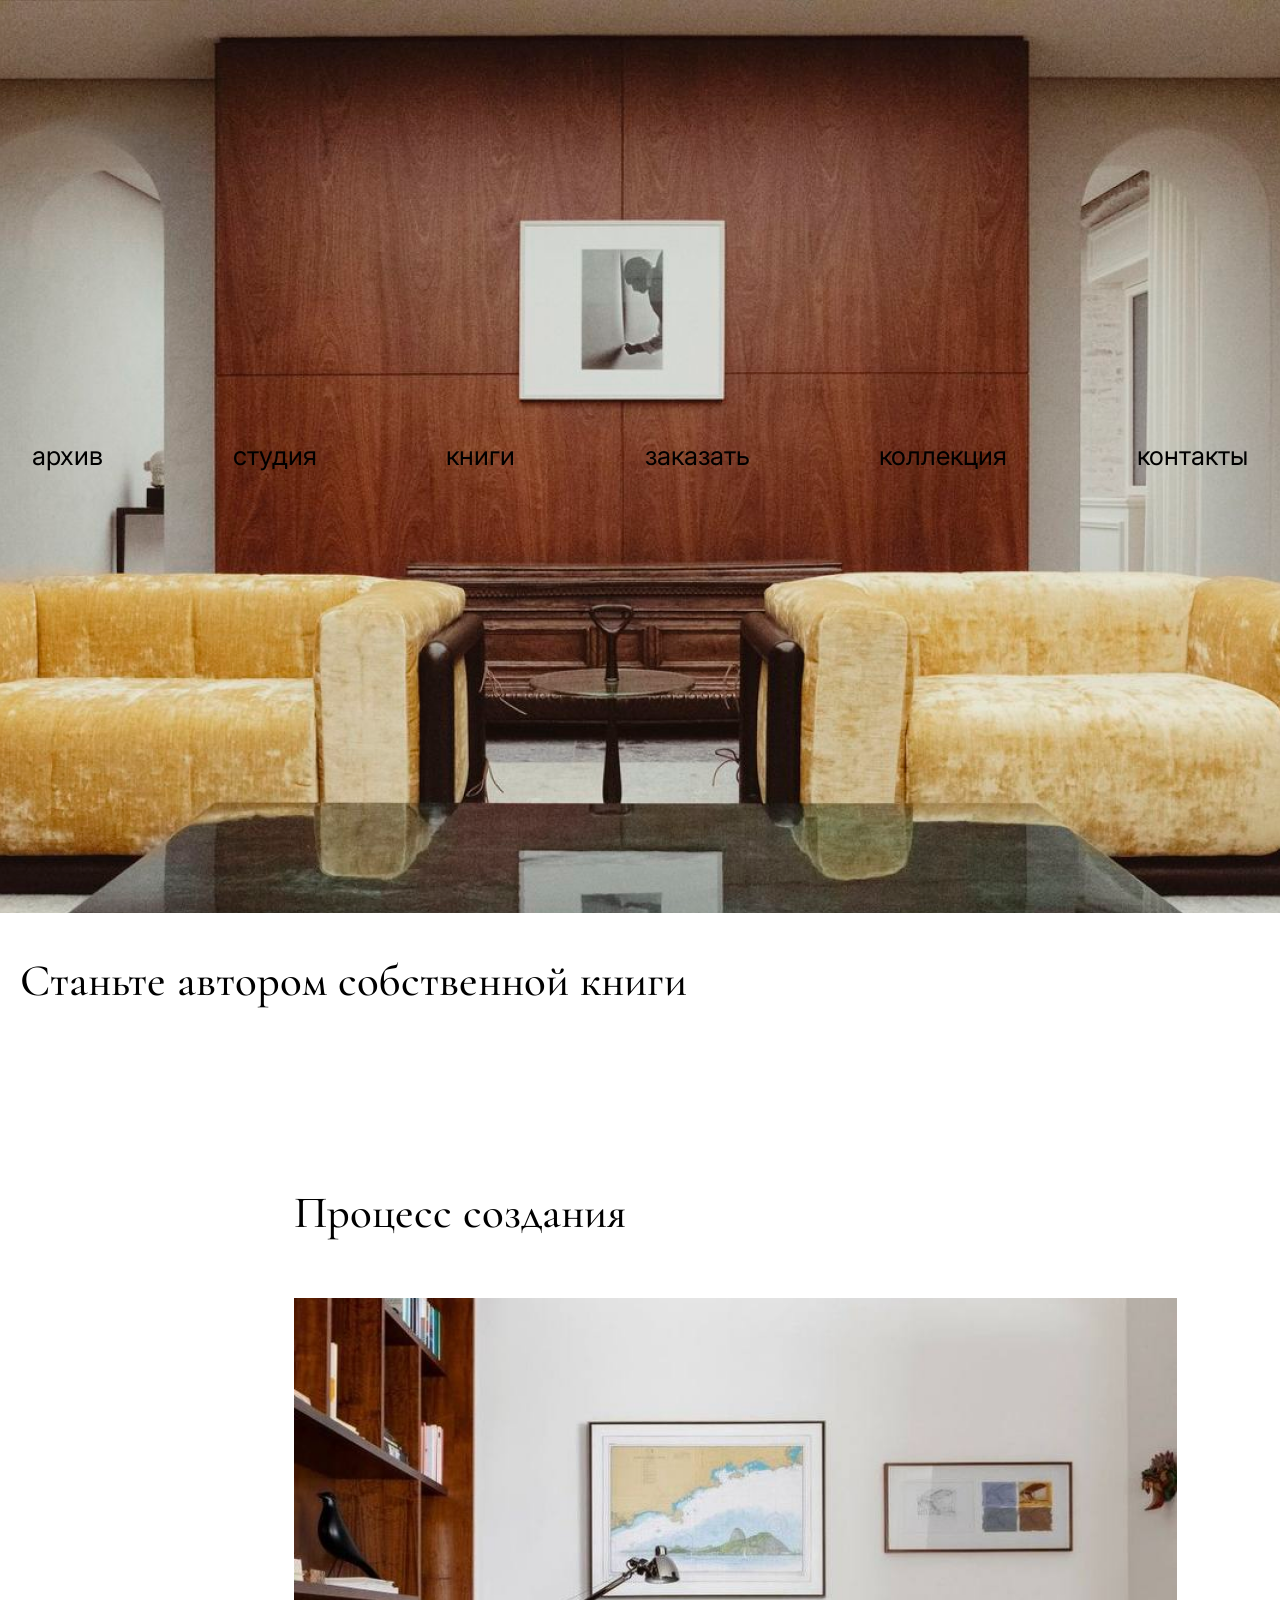
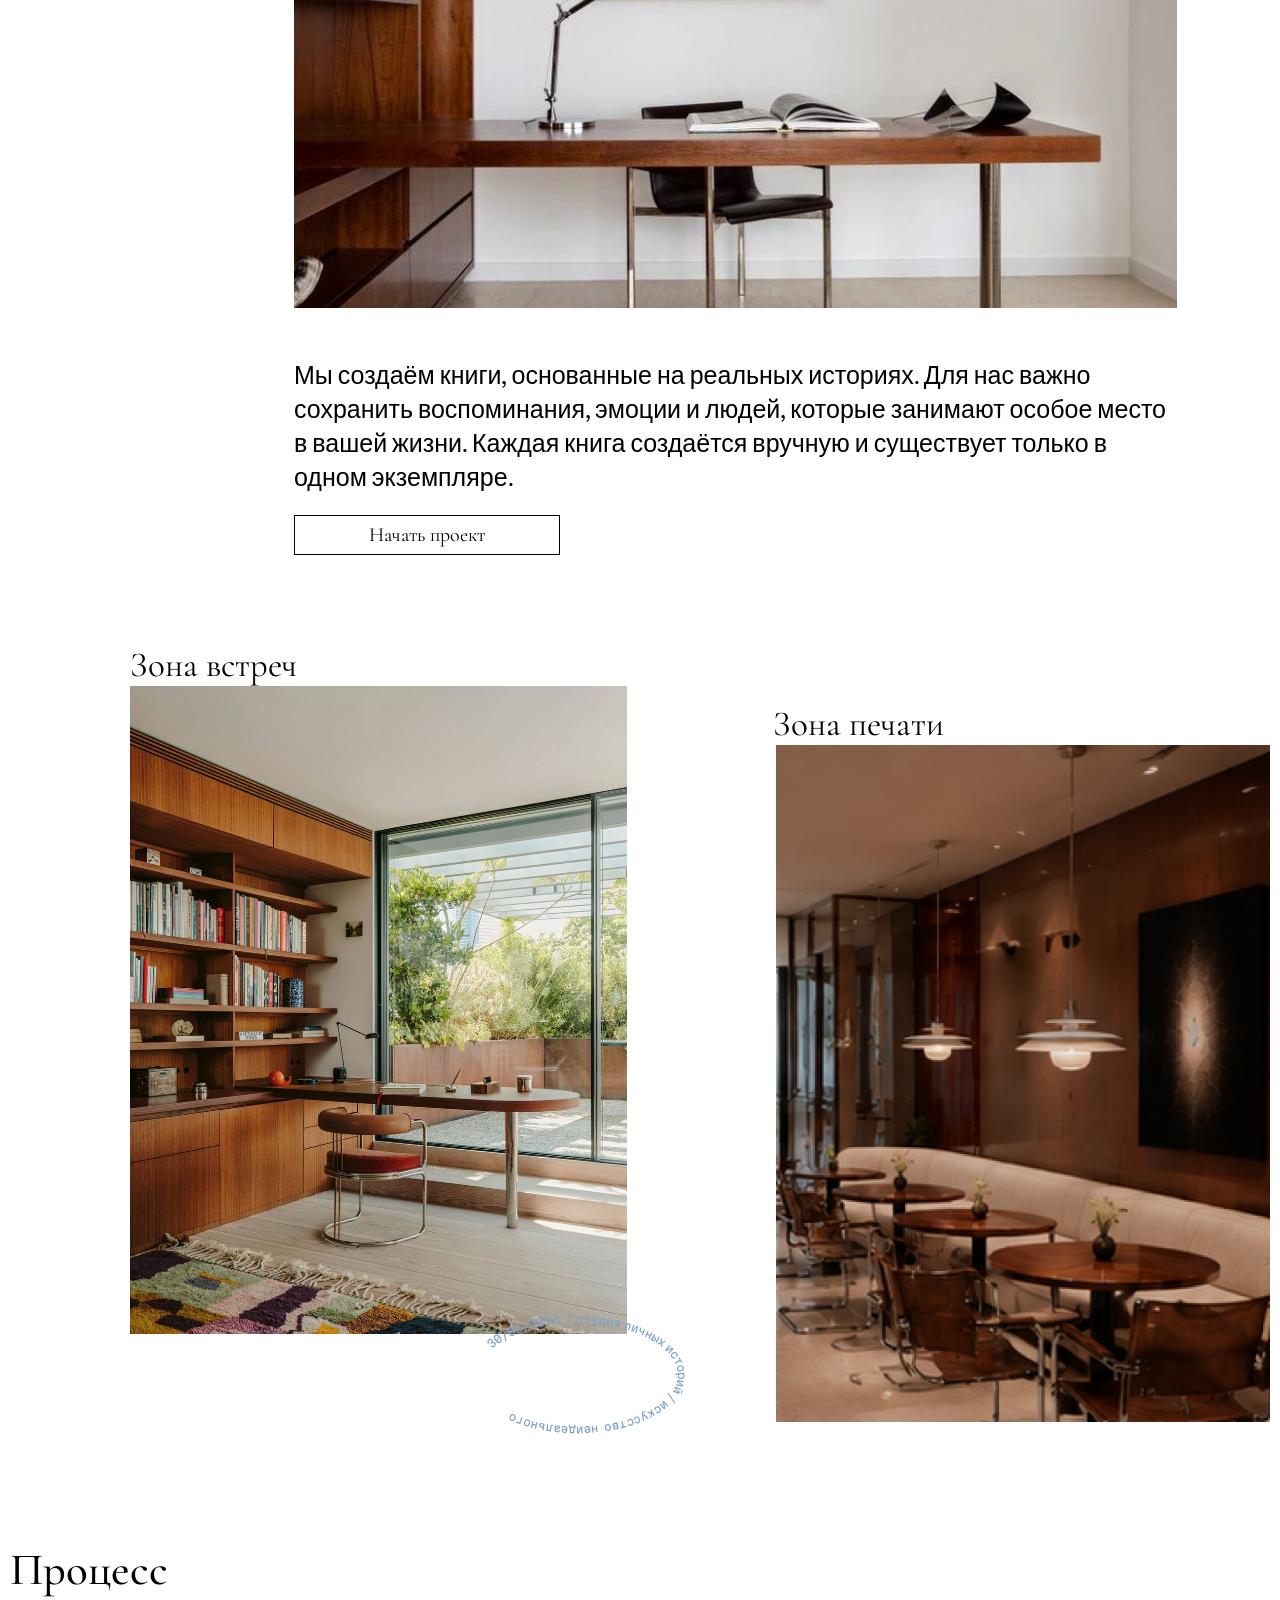
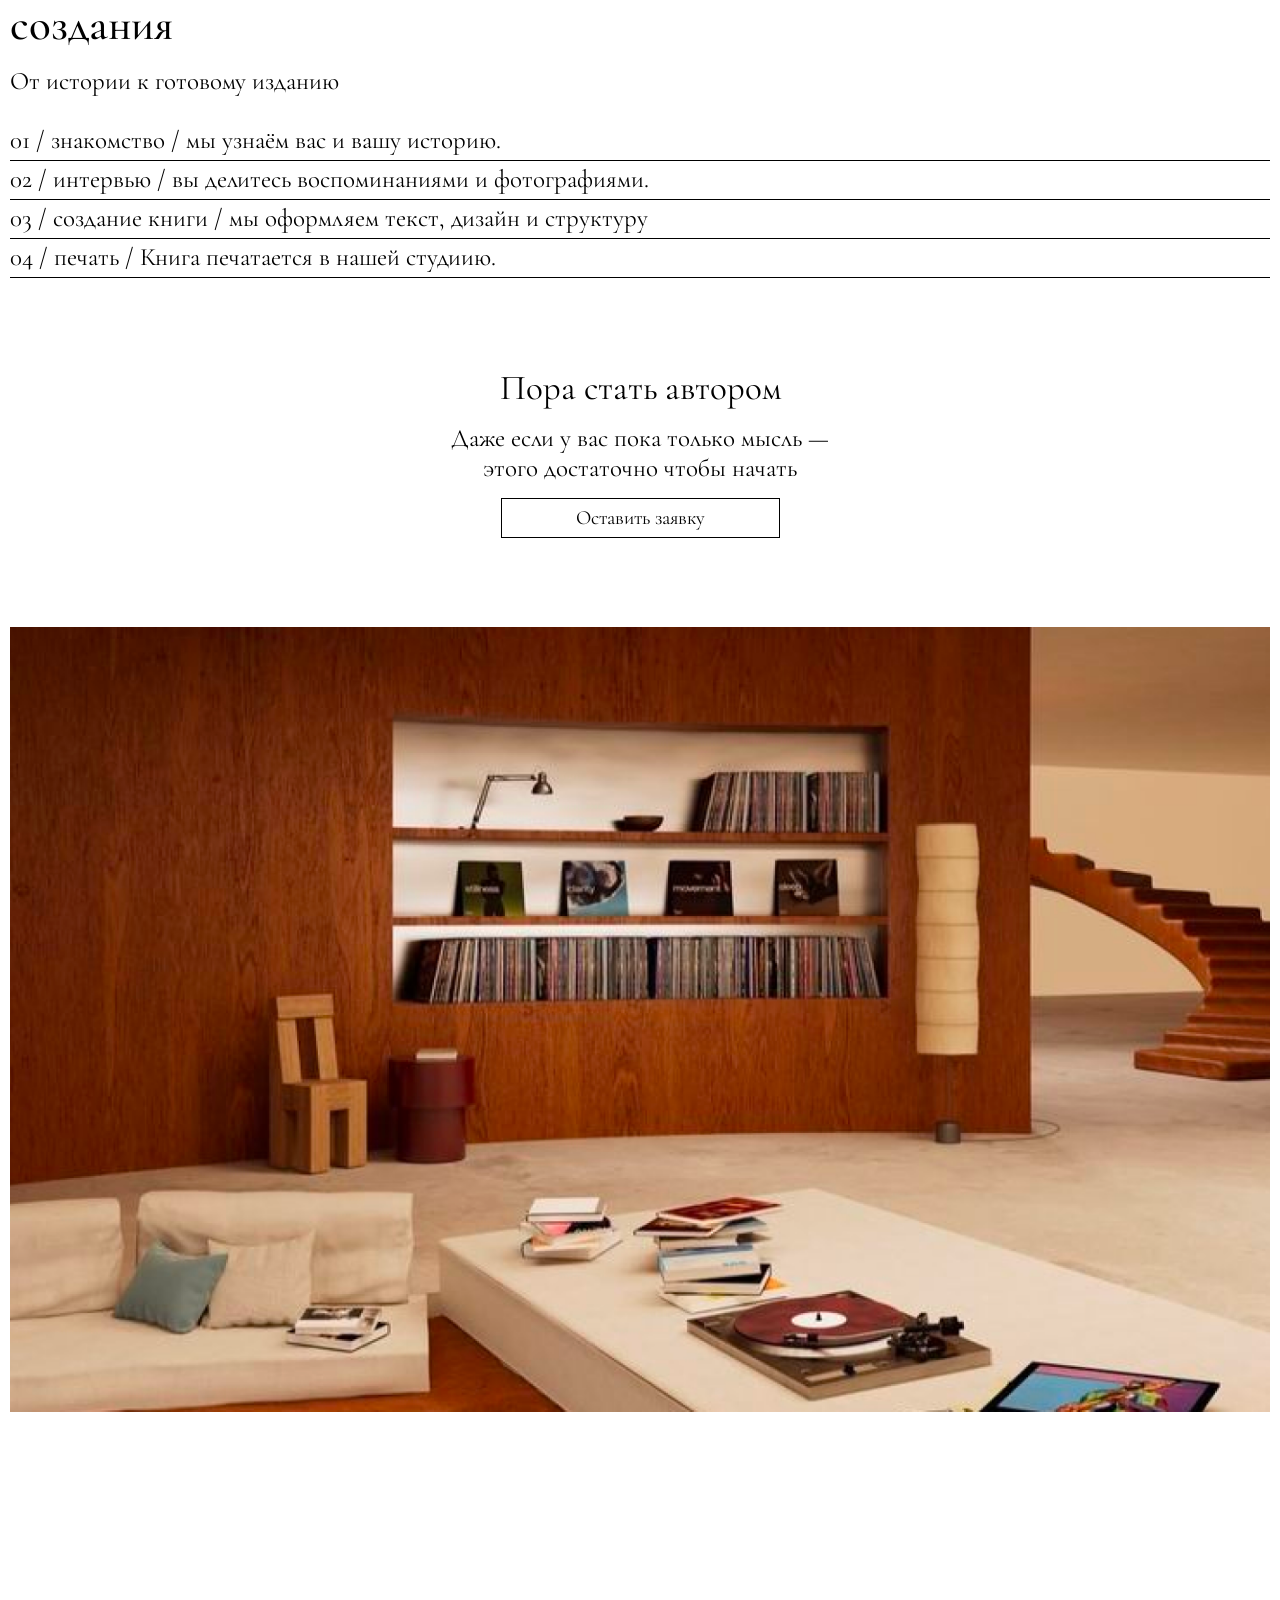
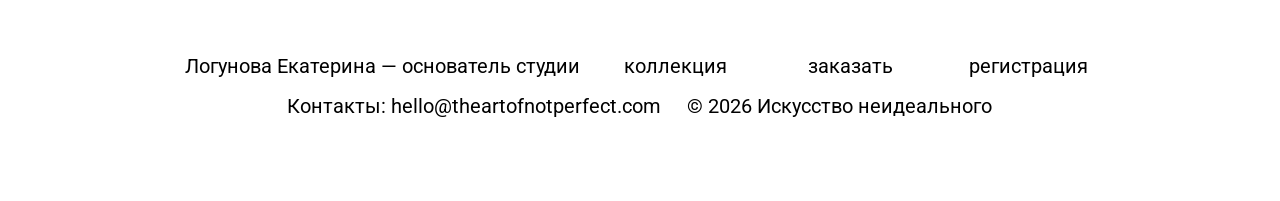
<file: process.html>
<!doctype html>
<html lang="ru">
  <head>
    <meta charset="utf-8" />
    <meta name="viewport" content="initial-scale=1, width=device-width" />

    <title>Процесс создания книги — Искусство неидеального</title>

    <link rel="stylesheet" href="./global.css" />
    <link rel="stylesheet" href="./process.css" />

    <link
      rel="stylesheet"
      href="https://fonts.googleapis.com/css2?family=Inter:wght@400&display=swap"
    />
    <link
      rel="stylesheet"
      href="https://fonts.googleapis.com/css2?family=Cormorant+Garamond:ital,wght@0,300;0,400;0,500;1,300;1,400&display=swap"
    />
    <link
      rel="stylesheet"
      href="https://fonts.googleapis.com/css2?family=Hedvig+Letters+Sans:wght@400&display=swap"
    />
    <link
      rel="stylesheet"
      href="https://fonts.googleapis.com/css2?family=Martian+Mono:wght@400&display=swap"
    />
    <link
      rel="stylesheet"
      href="https://fonts.googleapis.com/css2?family=Roboto:wght@400&display=swap"
    />
  </head>
  <body>
    <div class="process-page" id="process-page">
      <header class="site-header" id="archive">
        <img
          class="site-header__hero-img"
          alt="Интерьер студии авторских книг «Искусство неидеального»"
          src="./public/2d5bc3e4739f1e4784af3b02511e9955-1@2x.png"
        />

        <nav class="site-nav" aria-label="Основная навигация">
          <div class="site-nav__backdrop"></div>
          <div class="site-nav__backdrop-edge"></div>

          <div class="site-nav__links">
            <a class="nav-link" href="#archive">архив</a>
            <a class="nav-link" href="studio.html">студия</a>
            <a class="nav-link" href="./catalog.html">книги</a>
            <a class="nav-link" href="./process.html">заказать</a>
            <a class="nav-link" href="./collection.html">коллекция</a>
            <a class="nav-link" href="contacts.html">контакты</a>
          </div>
        </nav>
      </header>

      <main class="process-main">
        <div class="process-hero-copy">
          <h1 class="process-hero-copy__heading">
            Станьте автором собственной книги
          </h1>
        </div>
        <!-- ── "Процесс создания" — main creation section ── -->
        <section
          class="process-section--creation"
          aria-labelledby="creation-heading"
        >
          <div class="process-section__inner">
            <div class="process-section__group">
              <h2 class="process-section__heading" id="creation-heading">
                Процесс создания
              </h2>

              <!-- Large photo frame -->
              <div class="process-section__photo-wrap">
                <div class="photo-frame photo-frame--creation">
                  <img
                    loading="lazy"
                    alt="Процесс создания книги в студии"
                    src="./public/proc.jpeg"
                  />
                </div>
              </div>

              <p class="process-section__body">
                Мы создаём книги, основанные на реальных историях. Для нас важно
                сохранить воспоминания, эмоции и людей, которые занимают особое
                место в вашей жизни. Каждая книга создаётся вручную и существует
                только в одном экземпляре.
              </p>
            </div>

            <button class="btn--outline btn--process-start">
              <span class="btn__label">Начать проект</span>
            </button>
          </div>
        </section>

        <!-- ── Meeting zones section ── -->
        <section
          class="process-section--zones"
          aria-label="Зоны студии"
          id="meeting-zones"
        >
          <div class="process-section__zones-inner">
            <!-- Зона встреч -->
            <section
              class="process-zone"
              aria-labelledby="zone-meeting-heading"
            >
              <h2 class="process-zone__heading" id="zone-meeting-heading">
                Зона встреч
              </h2>

              <div class="process-zone__photo-group">
                <!-- Zone meeting photo frame -->
                <div class="photo-frame photo-frame--zone-meeting">
                  <img
                    class="process-zone-img"
                    alt="Зона встреч студии"
                    src="./public/inside-proc.jpg"
                  />
                  <img
                    src="./public/oval-stamp.svg"
                    class="process-zone-img-stamp"
                    alt=""
                  />
                </div>

                <!-- Circular text decoration -->
              </div>
            </section>

            <!-- Зона печати -->
            <section
              class="process-zone process-zone--print"
              aria-labelledby="zone-print-heading"
            >
              <h2 class="process-zone__heading" id="zone-print-heading">
                Зона печати
              </h2>

              <div class="process-zone__photo-wrap">
                <div class="photo-frame photo-frame--zone-print">
                  <img
                    loading="lazy"
                    alt="Зона печати студии"
                    src="./public/7f40923c-166d-4795-b4a2-aa444a953bee-1@2x.png"
                  />
                </div>
              </div>
            </section>
          </div>
        </section>

        <!-- ── Process steps section ── -->
        <section
          class="process-section--steps"
          aria-labelledby="steps-heading"
          id="process-steps"
        >
          <div class="process-section__steps-inner">
            <!-- Steps heading block -->
            <div class="process-steps__header">
              <h2 class="process-steps__title" id="steps-heading">
                Процесс создания
              </h2>
              <h3 class="process-steps__subtitle">
                От истории к готовому изданию
              </h3>
            </div>

            <!-- Numbered steps list -->
            <ol class="process-steps__list">
              <li class="process-steps__item">
                <span class="process-steps__step"
                  >01 / знакомство / мы узнаём вас и вашу историю.</span
                >
                <div class="process-steps__divider" aria-hidden="true"></div>
              </li>
              <li class="process-steps__item">
                <span class="process-steps__step"
                  >02 / интервью / вы делитесь воспоминаниями и
                  фотографиями.</span
                >
                <div class="process-steps__divider" aria-hidden="true"></div>
              </li>
              <li class="process-steps__item">
                <span class="process-steps__step"
                  >03 / создание книги / мы оформляем текст, дизайн и
                  структуру</span
                >
                <div class="process-steps__divider" aria-hidden="true"></div>
              </li>
              <li class="process-steps__item">
                <span class="process-steps__step"
                  >04 / печать / Книга печатается в нашей студиию.</span
                >
                <div class="process-steps__divider" aria-hidden="true"></div>
              </li>
            </ol>
          </div>
        </section>

        <!-- ── CTA block — "Пора стать автором" ── -->
        <section
          class="process-section--cta"
          aria-label="Призыв к действию"
          id="cta-become-author"
        >
          <div class="process-cta__inner">
            <h2 class="process-cta__heading">Пора стать автором</h2>
            <p class="process-cta__subtitle">
              Даже если у вас пока только мысль —<br />
              этого достаточно чтобы начать
            </p>
            <a class="btn--outline btn--process-cta" href="./registration.html">
              <span class="btn__label">Оставить заявку</span>
            </a>
          </div>
        </section>
        <section class="bottom-photo">
          <img loading="lazy" alt="" src="./public/93-1@2x.png" />
        </section>
      </main>

      <!-- ── Footer ── -->
      <div
        id="footer-placeholder"
        class="footer-placeholder footer-process"
      ></div>
    </div>
    <script src="./js/header.js"></script>
    <script src="./js/footer.js"></script>
  </body>
</html>
</file>
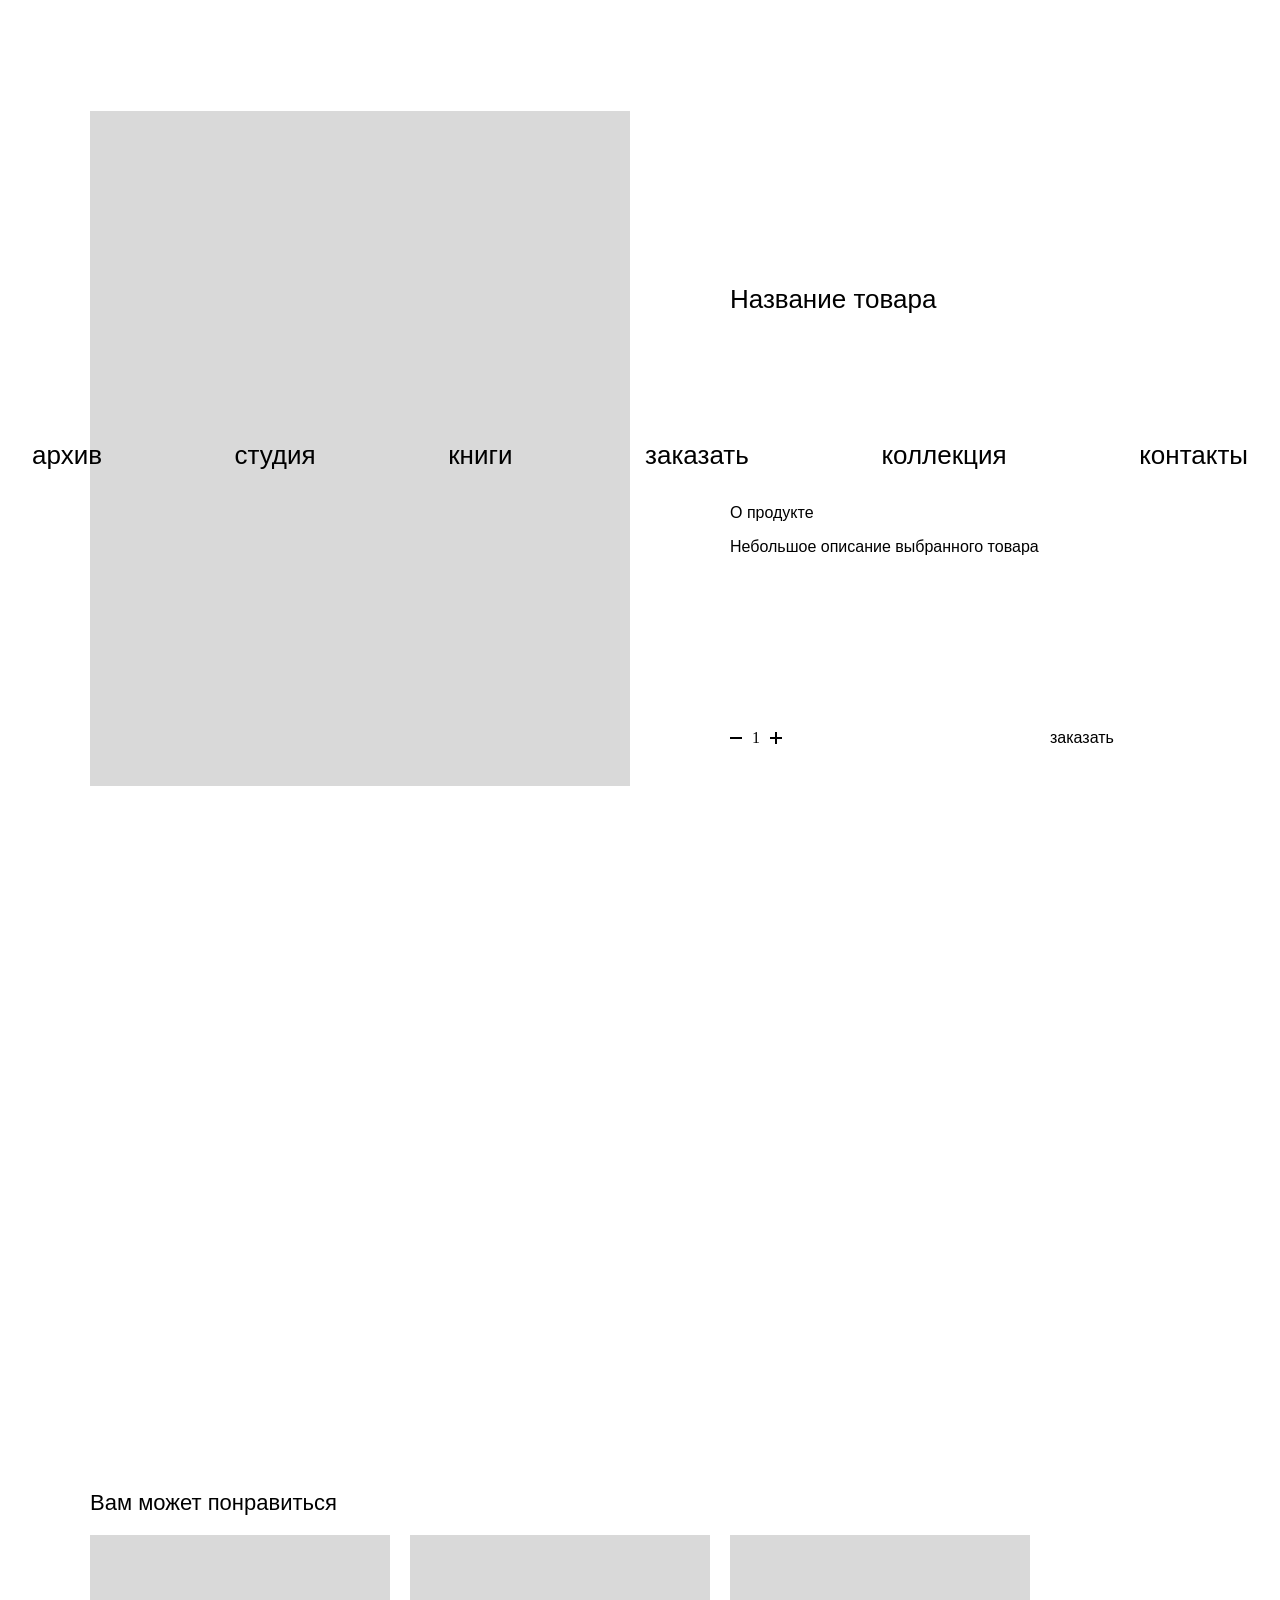
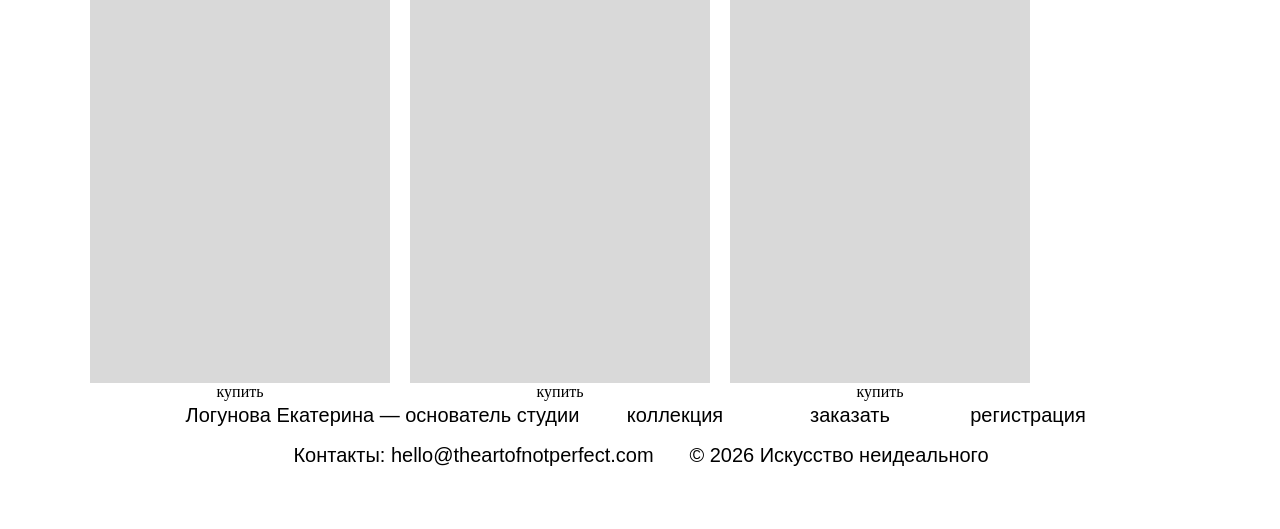
<file: product.html>
<!doctype html>
<html lang="ru">
  <head>
    <meta charset="UTF-8" />
    <meta name="viewport" content="width=device-width, initial-scale=1" />
    <title>Товар — Искусство неидеального</title>

    <link rel="stylesheet" href="./global.css" />
    <link rel="stylesheet" href="./styles/tokens.css" />
    <link rel="stylesheet" href="./styles/components.css" />
    <link rel="stylesheet" href="./styles/single-product.css" />

    <script src="./js/products.js" defer></script>
    <script src="./js/product.js" defer></script>
    <script src="./js/header.js" defer></script>
  </head>
  <body>
    <div>
      <header class="site-header" id="archive">
        <nav class="site-nav" aria-label="Основная навигация">
          <div class="site-nav__backdrop"></div>
          <div class="site-nav__backdrop-edge"></div>
          <div class="site-nav__links">
            <a class="nav-link" href="#archive">архив</a>
            <a class="nav-link" href="studio.html">студия</a>
            <a class="nav-link" href="./catalog.html">книги</a>
            <a class="nav-link" href="./process.html">заказать</a>
            <a class="nav-link" href="./collection.html">коллекция</a>
            <a class="nav-link" href="contacts.html">контакты</a>
          </div>
        </nav>
      </header>
    </div>

    <div class="single-product-wrapper">
      <div>
        <div class="single-product-info">
          <div class="single-product-image-wrapper">
            <img src="./public/grey-placeholder.png" alt="" />
          </div>

          <div class="single-product-text-block">
            <div class="single-product-text">
              <div>
                <h1 class="single-product-heading">Название товара</h1>
              </div>

              <div class="single-product-desc">
                <h2 class="single-product-about-h2">О продукте</h2>
                <p class="single-prouct-description">
                  Небольшое описание выбранного товара
                </p>
              </div>

              <div>
                <div class="product-btn-row">
                  <button
                    class="product-btn"
                    id="minus-one"
                    aria-label="Уменьшить количество"
                  >
                    <img src="./public/minus.svg" alt="" />
                  </button>
                  <span id="total">1</span>
                  <button
                    class="product-btn"
                    id="plus-one"
                    aria-label="Увеличить количество"
                  >
                    <img src="./public/plus.svg" alt="" />
                  </button>
                </div>
              </div>
            </div>

            <div class="single-product-order">
              <a class="product-order" href="./404.html">заказать</a>
            </div>
          </div>
        </div>
      </div>

      <div class="single-product-image-row">
        <div class="single-product-image-wrapper single-product-row"></div>
      </div>

      <div>
        <h2 class="you-may-like-heading">Вам может понравиться</h2>
        <div class="single-product-featured-row">
          <div class="single-product-featurefd-col">
            <img src="./public/grey-placeholder.png" alt="" />
            <a href="">купить</a>
          </div>
          <div class="single-product-featurefd-col">
            <img src="./public/grey-placeholder.png" alt="" />
            <a href="">купить</a>
          </div>
          <div class="single-product-featurefd-col">
            <img src="./public/grey-placeholder.png" alt="" />
            <a href="">купить</a>
          </div>
        </div>
      </div>
    </div>
    <div id="footer-placeholder" class="footer-placeholder"></div>
    <script src="./js/footer.js"></script>
  </body>
</html>
</file>
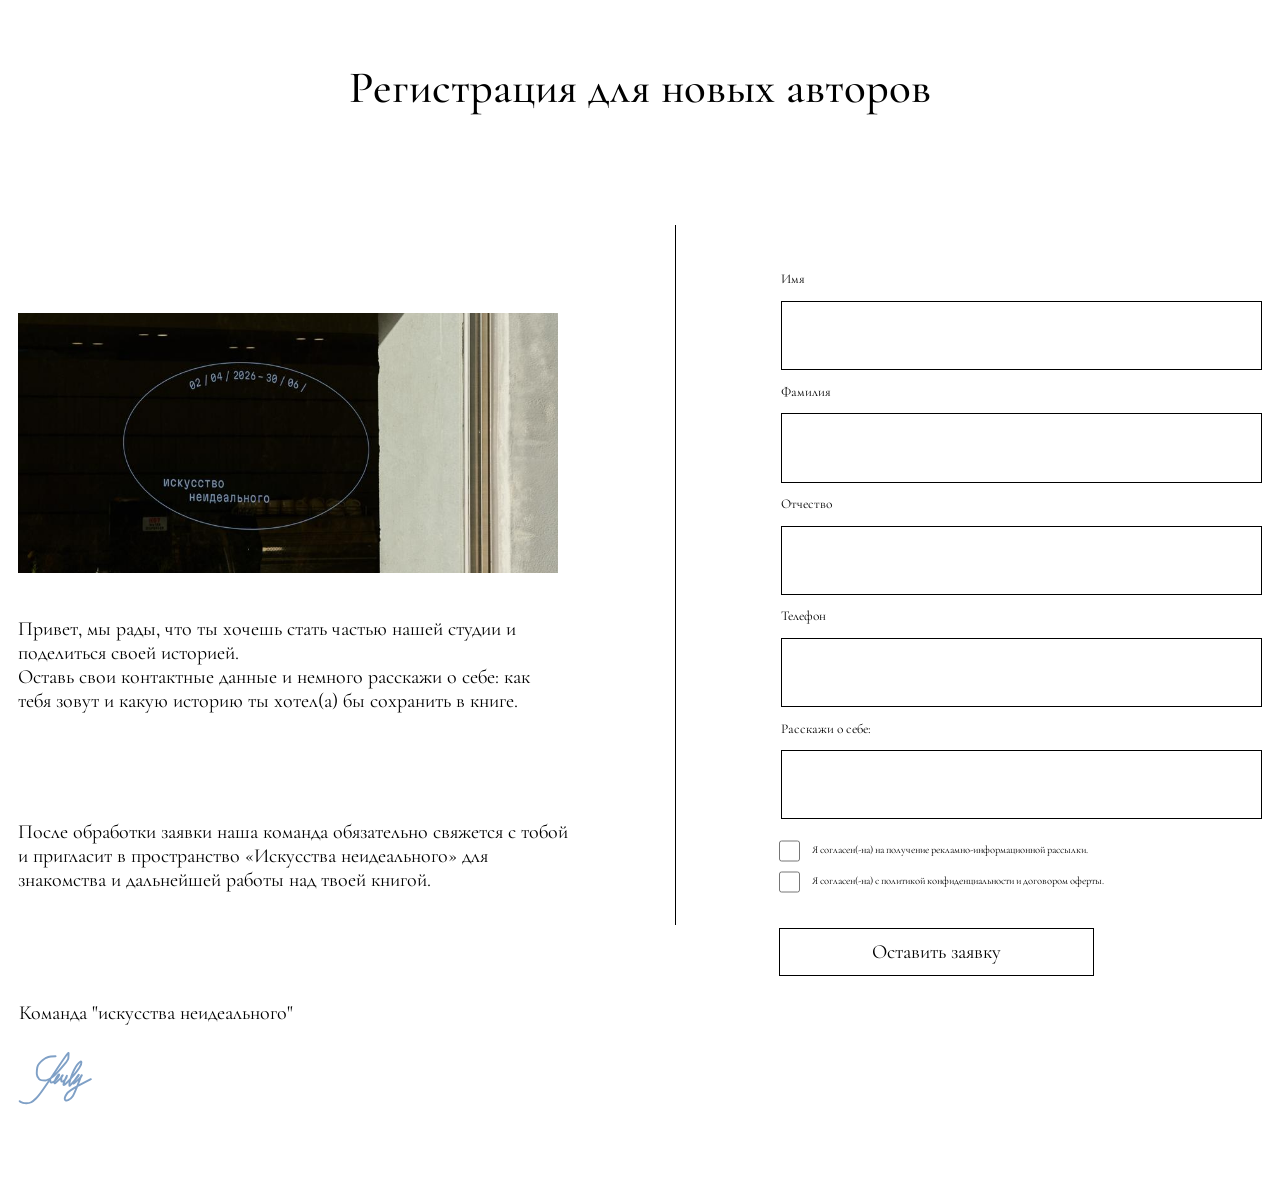
<file: registration.html>
<!doctype html>
<html lang="ru">
  <head>
    <meta charset="utf-8" />
    <meta name="viewport" content="initial-scale=1, width=device-width" />
    <title>Регистрация авторов — Искусство неидеального</title>

    <link rel="stylesheet" href="./global.css" />
    <link rel="stylesheet" href="./styles/tokens.css" />
    <link rel="stylesheet" href="./styles/components.css" />
    <link rel="stylesheet" href="./styles/component1.css" />
    <link
      rel="stylesheet"
      href="https://fonts.googleapis.com/css2?family=Cormorant+Garamond:wght@400;500&display=swap"
    />
    <link
      rel="stylesheet"
      href="https://fonts.googleapis.com/css2?family=Hedvig+Letters+Sans:wght@400&display=swap"
    />
    <link
      rel="stylesheet"
      href="https://fonts.googleapis.com/css2?family=Inter:wght@400&display=swap"
    />
    <link
      rel="stylesheet"
      href="https://fonts.googleapis.com/css2?family=Martian+Mono:wght@400&display=swap"
    />
    <link
      rel="stylesheet"
      href="https://fonts.googleapis.com/css2?family=Roboto:wght@400&display=swap"
    />
  </head>
  <body>
    <div class="page-registration">
      <main class="registration-content">
        <h1 class="registration-heading">Регистрация для новых авторов</h1>

        <section class="registration-columns">
          <!-- ── Left column: intro ─────────────── -->
          <section class="registration-intro">
            <div class="registration-intro__image">
              <img src="./public/registration.jpg" alt="студия" />
            </div>

            <div class="registration-intro__text-wrap">
              <p class="registration-intro__text">
                Привет, мы рады, что ты хочешь стать частью нашей студии и
                поделиться своей историей.<br />Оставь свои контактные данные и
                немного расскажи о себе: как тебя зовут и какую историю ты
                хотел(а) бы сохранить в книге.<br />
              </p>
            </div>
            <p class="registration-intro__followup">
              После обработки заявки наша команда обязательно свяжется с тобой и
              пригласит в пространство «Искусства неидеального» для знакомства и
              дальнейшей работы над твоей книгой.
            </p>
            <div class="signature-block">
              <h3 class="signature-block__name">
                Команда "искусства неидеального"
              </h3>
              <img
                class="signature-block__image"
                loading="lazy"
                alt="Подпись команды студии"
                src="./public/signature-registration.svg"
              />
            </div>
          </section>
          <div class="reg-line"></div>
          <!-- ── Right column: form ─────────────── -->
          <form class="registration-form-column" method="post" action="#">
            <div class="form-field">
              <label class="form-field__label" for="field-name">Имя</label>
              <input
                class="form-field__input"
                id="field-name"
                name="name"
                type="text"
                autocomplete="given-name"
                required
              />
            </div>

            <div class="form-field">
              <label class="form-field__label" for="field-lastname"
                >Фамилия</label
              >
              <input
                class="form-field__input"
                id="field-lastname"
                name="lastname"
                type="text"
                autocomplete="family-name"
                required
              />
            </div>

            <div class="form-field">
              <label class="form-field__label" for="field-middlename"
                >Отчество</label
              >
              <input
                class="form-field__input"
                id="field-middlename"
                name="middlename"
                type="text"
                autocomplete="additional-name"
              />
            </div>

            <div class="form-field">
              <label class="form-field__label" for="field-phone">Телефон</label>
              <input
                class="form-field__input"
                id="field-phone"
                name="phone"
                type="tel"
                autocomplete="tel"
                required
              />
            </div>

            <div class="form-field">
              <label class="form-field__label" for="field-about"
                >Расскажи о себе:</label
              >
              <input
                class="form-field__input"
                id="field-about"
                name="about"
                type="text"
              />
            </div>

            <div class="checkboxes-group">
              <label class="checkbox-mailing">
                <input
                  class="checkbox-mailing__input"
                  type="checkbox"
                  name="consent-mailing"
                />
                <div class="checkbox-mailing__label-wrap">
                  <span class="checkbox-mailing__label-text">
                    Я согласен(-на) на получение рекламно-информационной
                    рассылки.
                  </span>
                </div>
              </label>
              <label class="checkbox-mailing">
                <input
                  class="checkbox-mailing__input"
                  type="checkbox"
                  name="consent-privacy"
                  required
                />
                <div
                  class="checkbox-mailing__label-wrap checkbox-mailing__label-wrap--bottom"
                >
                  <span class="checkbox-mailing__label-text">
                    Я согласен(-на) с политикой конфиденциальности и договором
                    оферты.
                  </span>
                </div>
              </label>
            </div>

            <div class="submit-button-group">
              <a class="btn-cta btn-cta--submit" href="./404.html">
                Оставить заявку
              </a>
            </div>
          </form>

          <!-- <div class="columns-divider"></div> -->
        </section>
      </main>

      <!-- Studio photo -->
      <!-- <img -->
      <!--   class="studio-photo" -->
      <!--   loading="lazy" -->
      <!--   alt="Интерьер студии Искусство неидеального" -->
      <!--   src="./public/grey-square-registration.png" -->
      <!-- /> -->

      <!-- ── Footer ─────────────────────────────── -->
      <div id="footer-placeholder" class="footer-placeholder"></div>
    </div>
  </body>
</html>
</file>
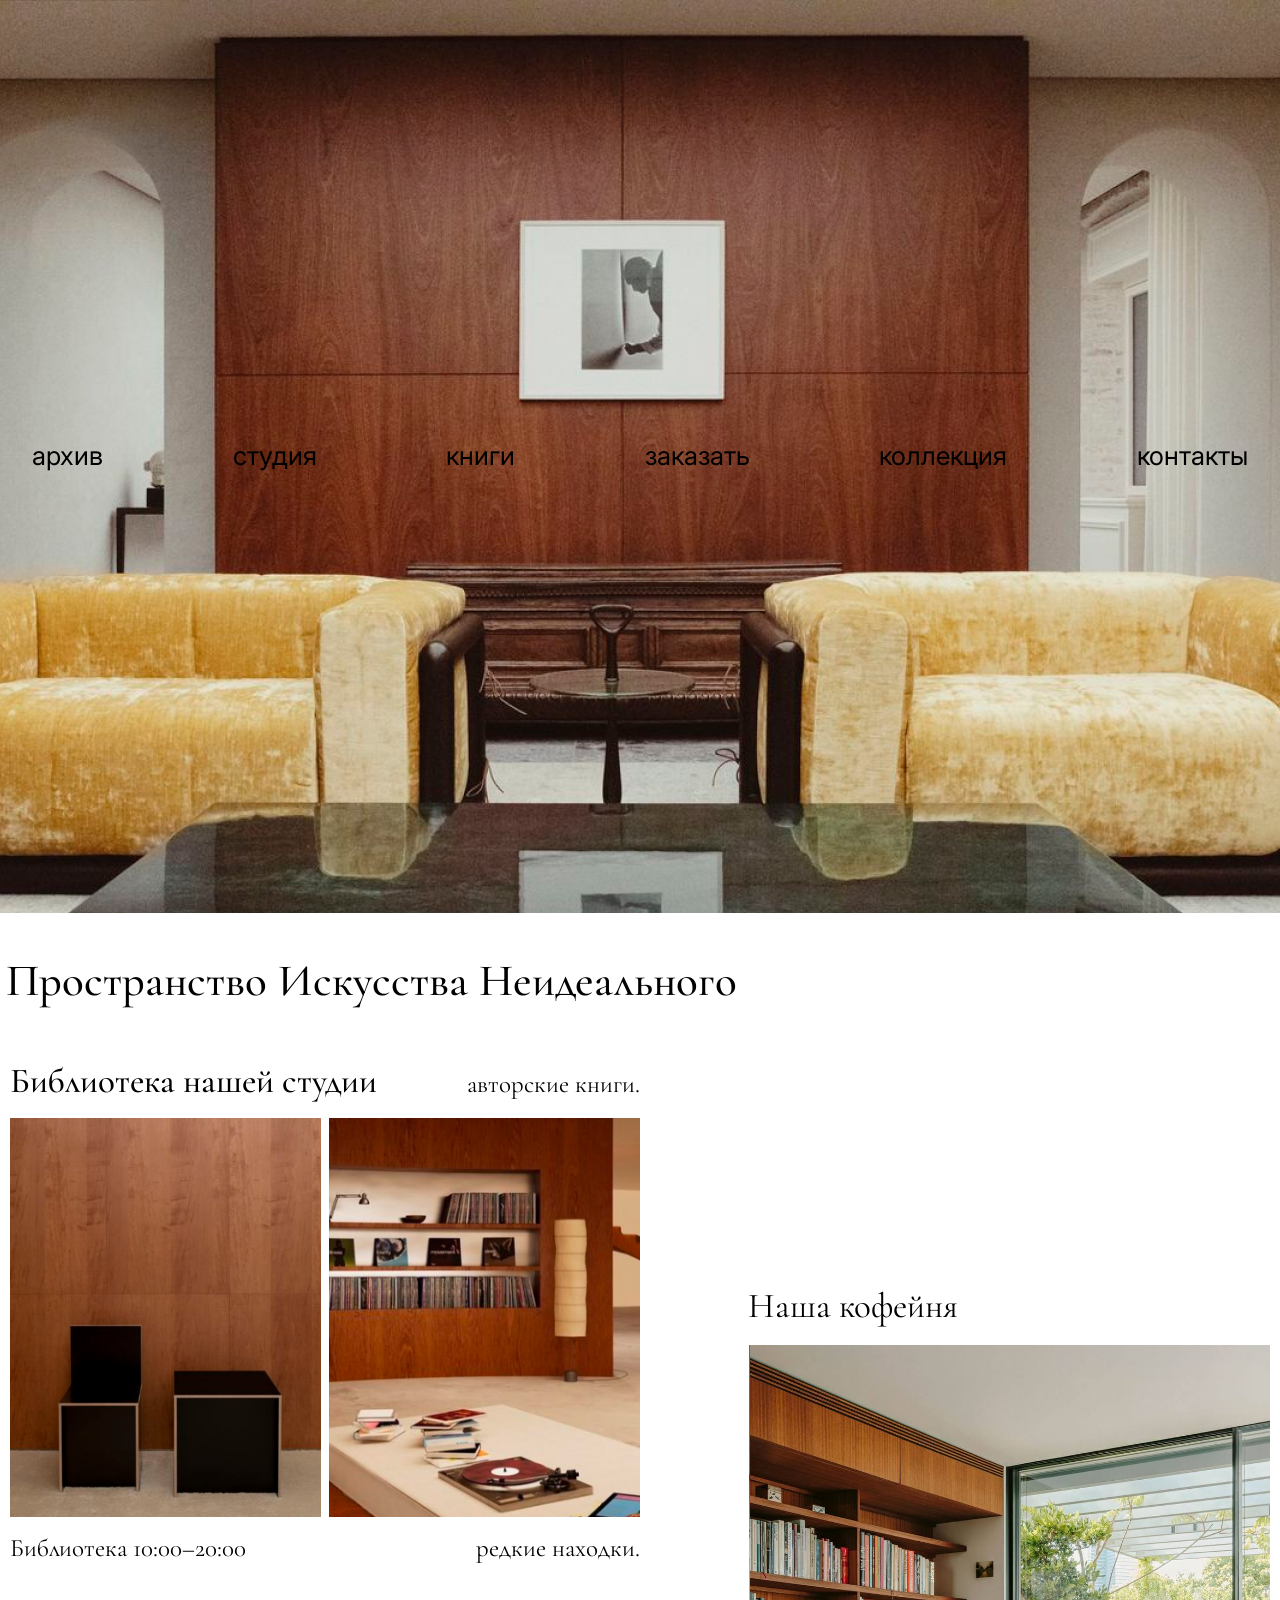
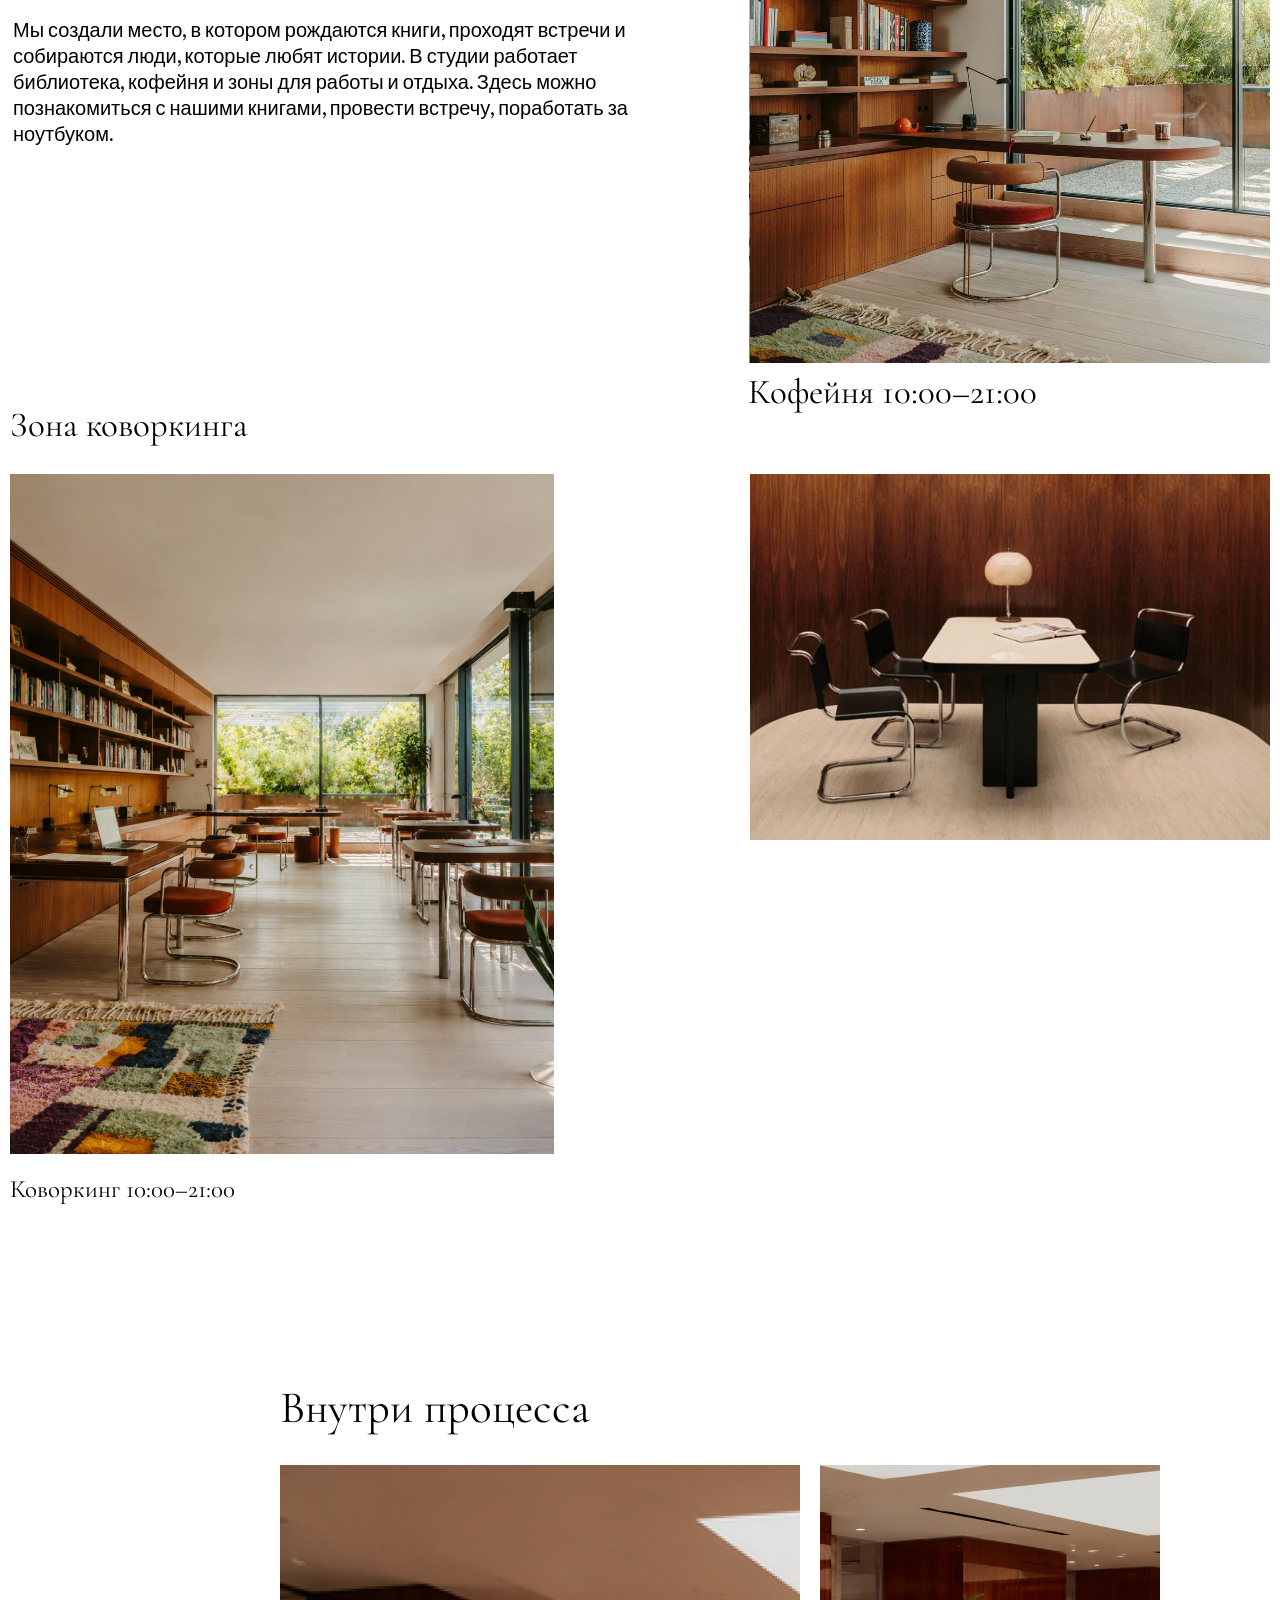
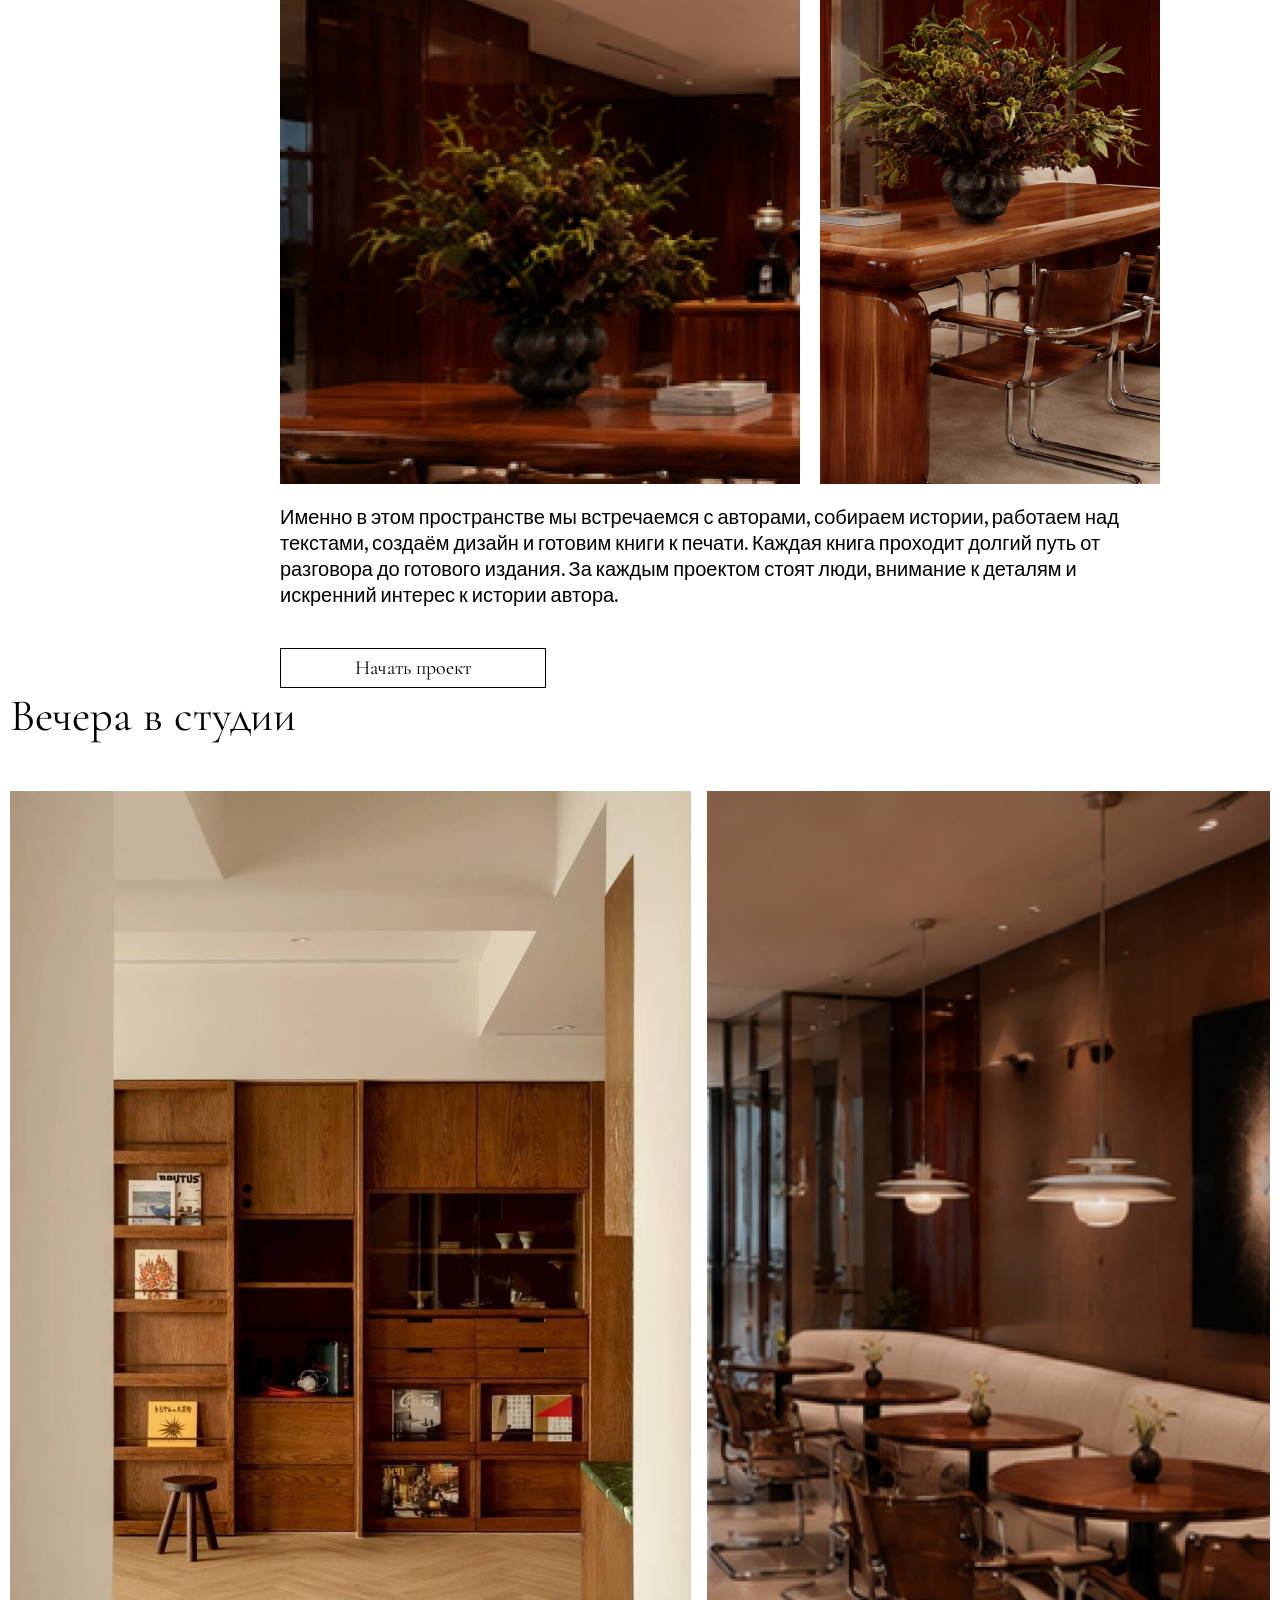
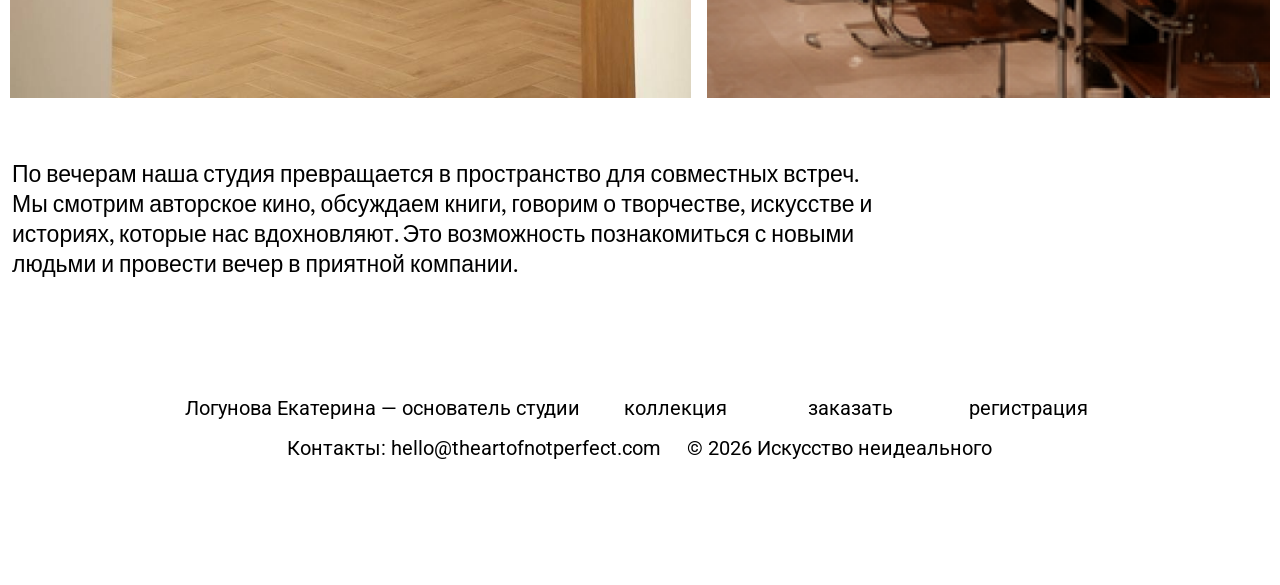
<file: studio.html>
<!doctype html>
<html lang="ru">
  <head>
    <meta charset="utf-8" />
    <meta name="viewport" content="initial-scale=1, width=device-width" />

    <title>Пространство студии — Искусство неидеального</title>

    <link rel="stylesheet" href="./global.css" />
    <link rel="stylesheet" href="./studio.css" />

    <link
      rel="stylesheet"
      href="https://fonts.googleapis.com/css2?family=Inter:wght@400&display=swap"
    />
    <link
      rel="stylesheet"
      href="https://fonts.googleapis.com/css2?family=Cormorant+Garamond:ital,wght@0,300;0,400;0,500;1,300;1,400&display=swap"
    />
    <link
      rel="stylesheet"
      href="https://fonts.googleapis.com/css2?family=Hedvig+Letters+Sans:wght@400&display=swap"
    />
    <link
      rel="stylesheet"
      href="https://fonts.googleapis.com/css2?family=Roboto:wght@400&display=swap"
    />
  </head>
  <body>
    <div class="studio-page" id="studio-page">
      <!-- get over here -->
      <!-- ── Site header / hero ── -->
      <header class="site-header" id="archive">
        <img
          class="site-header__hero-img"
          alt="Интерьер студии авторских книг «Искусство неидеального»"
          src="./public/2d5bc3e4739f1e4784af3b02511e9955-1@2x.png"
        />

        <nav class="site-nav" aria-label="Основная навигация">
          <div class="site-nav__backdrop"></div>
          <div class="site-nav__backdrop-edge"></div>

          <div class="site-nav__links">
            <a class="nav-link" href="#archive">архив</a>
            <a class="nav-link" href="studio.html">студия</a>
            <a class="nav-link" href="./catalog.html">книги</a>
            <a class="nav-link" href="./process.html">заказать</a>
            <a class="nav-link" href="./collection.html">коллекция</a>
            <a class="nav-link" href="contacts.html">контакты</a>
          </div>
        </nav>
      </header>
      <section class="studio-hero-copy" aria-label="О студии">
        <div class="studio-hero-copy__inner">
          <h1 class="studio-hero-copy__heading">
            Пространство Искусства Неидеального
          </h1>
        </div>
      </section>
      <main class="main-studio">
        <!-- ── Library section ── -->
        <section
          class="studio-section--library"
          aria-labelledby="library-heading"
        >
          <div class="studio-section__content">
            <div class="studio-section__row">
              <div class="studio-section__col">
                <div class="library-row">
                  <div class="library-col library-first-text-row">
                    <h2 class="studio-hero-copy__subtitle">
                      Библиотека нашей студии
                    </h2>
                    <p class="studio-hero-copy__label library-col__top-label">
                      авторские книги.
                    </p>
                  </div>
                  <div class="library-col library-image-col">
                    <img
                      src="./public/Saint-Laurent-Saint-Laurent-Reopens-Its-Rive-Droite-Paris-Location-Luxferity-1@2x.png"
                      alt=""
                    />
                    <img src="./public/93-11@2x.png" alt="" />
                  </div>
                  <div class="library-col">
                    <p class="studio-hero-copy__label">
                      Библиотека 10:00–20:00
                    </p>
                    <p class="studio-hero-copy__label l-to-the-left">
                      редкие находки.
                    </p>
                  </div>
                </div>

                <div class="studio-section__body-wrap">
                  <p class="studio-section__body">
                    Мы создали место, в котором рождаются книги, проходят
                    встречи и собираются люди, которые любят истории. В студии
                    работает библиотека, кофейня и зоны для работы и отдыха.
                    Здесь можно познакомиться с нашими книгами, провести
                    встречу, поработать за ноутбуком.
                  </p>
                </div>
              </div>

              <!-- Right col: café + body text -->
              <section
                class="studio-section--cafe"
                aria-labelledby="cafe-heading"
              >
                <div class="studio-section__heading-col">
                  <h2 class="studio-section__heading" id="cafe-heading">
                    Наша кофейня
                  </h2>
                  <div class="studio-section__photo-wrap">
                    <!-- Café photo frame -->
                    <div class="photo-frame photo-frame--cafe">
                      <img
                        class="photo-frame__img"
                        alt="Кофейня студии"
                        src="./public/7f40923c-166d-4795-b4a2-aa444a953bee-11@2x.png"
                      />
                      <img
                        class="photo-frame__overlay"
                        loading="lazy"
                        alt="Интерьер кофейни"
                        src="./public/coffee.jpeg"
                      />
                    </div>
                  </div>
                  <h2 class="studio-section__hours">Кофейня 10:00–21:00</h2>
                </div>
              </section>
            </div>

            <!-- Library body text (spans full width below photo/café columns) -->
            <!-- <div class="studio-section__body-wrap"> -->
            <!--   <p class="studio-section__body"> -->
            <!--     Мы создали место, в котором рождаются книги, проходят встречи и -->
            <!--     собираются люди, которые любят истории. В студии работает -->
            <!--     библиотека, кофейня и зоны для работы и отдыха. Здесь можно -->
            <!--     познакомиться с нашими книгами, провести встречу, поработать за -->
            <!--     ноутбуком. -->
            <!--   </p> -->
            <!-- </div> -->
          </div>
        </section>

        <!-- Café hours label -->
        <div class="studio-section__hours-wrap"></div>

        <!-- ── Co-working section ── -->
        <div class="studio-section--cowork-label">
          <h2 class="studio-section__heading">Зона коворкинга</h2>
        </div>

        <section
          class="studio-section--cowork"
          aria-labelledby="cowork-heading"
        >
          <div class="studio-section__content">
            <div class="studio-section__left">
              <!-- Co-working large photo -->
              <div class="photo-frame photo-frame--cowork-lg">
                <img
                  class="photo-frame__img"
                  alt="Зона коворкинга студии"
                  src="./public/B6D9C6F2-1BB3-4E66-B355-B20843FC3766-1@2x.png"
                />
              </div>

              <!-- Co-working overlay / second photo -->
              <!-- <div class="photo-frame--cowork-overlay"> -->
              <!--   <img -->
              <!--     loading="lazy" -->
              <!--     alt="Рабочее пространство коворкинга" -->
              <!--     src="./public/B6D9C6F2-1BB3-4E66-B355-B20843FC3766-1@2x.png" -->
              <!--   /> -->
              <!-- </div> -->
            </div>

            <!-- Co-working small portrait photo -->
            <div class="photo-frame photo-frame--cowork-sm">
              <img
                loading="lazy"
                alt="Портрет в зоне коворкинга"
                src="./public/95-1@2x.png"
              />
            </div>
          </div>
        </section>

        <!-- Co-working hours -->
        <div class="studio-section--cowork-hours">
          <h2 class="studio-section__heading" id="cowork-heading">
            Коворкинг 10:00–21:00
          </h2>
        </div>

        <!-- ── "Внутри процесса" section ── -->
        <section
          class="studio-section--process"
          aria-labelledby="process-heading"
        >
          <div class="studio-section__inner">
            <div class="studio-section__top">
              <h2 class="studio-section__heading" id="process-heading">
                Внутри процесса
              </h2>

              <div class="studio-section__photo-row">
                <img
                  class="inside-process-first-row-photo"
                  loading="lazy"
                  alt="Процесс создания книги"
                  src="./public/7f40923c-166d-4795-b4a2-aa444a953bee-41@2x.png"
                />

                <img
                  class="inside-process-first-row-s-photo"
                  loading="lazy"
                  alt="Работа над книжным проектом"
                  src="./public/2cc74efa-d51f-462e-86a5-8f8e3409e415-2@2x.png"
                />
              </div>
            </div>
          </div>

          <div class="studio-section__body-cta">
            <p class="studio-section__body">
              Именно в этом пространстве мы встречаемся с авторами, собираем
              истории, работаем над текстами, создаём дизайн и готовим книги к
              печати. Каждая книга проходит долгий путь от разговора до готового
              издания. За каждым проектом стоят люди, внимание к деталям и
              искренний интерес к истории автора.
            </p>
            <a class="btn--outline btn--studio-process" href="">
              <span class="btn__label">Начать проект</span>
            </a>
          </div>
        </section>

        <!-- ── "Вечера в студии" section ── -->
        <section
          class="studio-section--evening"
          aria-labelledby="evening-heading"
        >
          <div class="studio-section__inner">
            <h2 class="studio-section__heading" id="evening-heading">
              Вечера в студии
            </h2>

            <div class="studio-section__photo-gallery">
              <div class="studio-section__photo-row">
                <div class="evening-at-studio">
                  <div>
                    <img alt="" src="./public/evening.jpeg" />
                  </div>
                  <div>
                    <img
                      loading="lazy"
                      alt="Вечер в студии"
                      src="./public/7f40923c-166d-4795-b4a2-aa444a953bee-2@2x.png"
                    />
                  </div>
                </div>
              </div>
            </div>

            <div class="studio-section--evening studio-section__body-wrap">
              <p class="studio-section__body">
                По вечерам наша студия превращается в пространство для
                совместных встреч. Мы смотрим авторское кино, обсуждаем книги,
                говорим о творчестве, искусстве и историях, которые нас
                вдохновляют. Это возможность познакомиться с новыми людьми и
                провести вечер в приятной компании.
              </p>
            </div>
          </div>
        </section>
      </main>

      <div id="footer-placeholder" class="footer-placeholder"></div>
    </div>
    <script src="./js/header.js"></script>
    <script src="./js/footer.js"></script>
  </body>
</html>
</file>
<file: global.css>
body {
  margin: 0;
  line-height: normal;
  box-sizing: border-box;
}

button {
  appearance: none;
  background: none;
  border: none;
  padding: 0;
  margin: 0;
  font: inherit;
  color: inherit;
  cursor: pointer;
}

a {
  text-decoration: none;
}

a:visited,
a:active,
a:-webkit-any-link {
  color: unset;
}

img,
picture,
video,
canvas,
svg {
  display: block;
  max-width: 100%;
}

.site-nav {
  position: fixed;
  left: 0;
  right: 0;
  top: 434px;
  padding-top: 6px;
  padding-bottom: 6px;
}

.site-nav__links {
  width: 95%;
  display: flex;
  justify-content: space-between;
  max-width: 1302px;
  margin: auto;
  top: 400px;
}

@media (max-width: 728px) {
  .site-nav__links {
    flex-direction: column;
    max-width: fit-content;
    margin-right: 10px;
    text-align: right;
  }

  .site-nav {
    width: 300px;
    right: 0;
    left: auto;
  }
}

.btn__label {
  position: relative;
  font-size: var(--fs-20);
  font-family: var(--font-cormorant-garamond);
  color: var(--color-black);
  text-align: left;
}

.btn__label--light {
  font-weight: 300;
}

.btn--outline {
  cursor: pointer;
  border: var(--border-1);
  padding: var(--padding-6) var(--padding-74);
  background-color: transparent;
  height: var(--height-40);
  display: flex;
  align-items: center;
  justify-content: center;
  box-sizing: border-box;
  font-family: var(--font-cormorant-garamond);
  font-size: var(--fs-20);
  color: var(--color-black);
  text-align: left;
}

.btn--outline:hover {
  background-color: var(--color-darkslategray-200);
  border: var(--border-2);
}

.btn--hero {
  width: 276px;
}
.btn--studio {
  width: 362px;
  padding-left: var(--padding-73);
  padding-right: var(--padding-73);
}
.btn--story {
  width: 272px;
}
.btn--collection {
  width: 294px;
}

.full-header {
  /* position */
}

.site-header {
  align-self: stretch;
  max-width: 100%;
  flex-shrink: 0;
  display: flex;
  align-items: flex-start;
  position: relative;
  text-align: left;
  font-size: var(--fs-26);
  color: var(--color-black);
  font-family: var(--font-inter);
  z-index: 111111;
}

.site-header__hero-img {
  height: 913px;
  flex: 1;
  position: relative;
  max-width: 100%;
  overflow: hidden;
  object-fit: cover;
}

/* glass layers: hidden by default */
.site-nav__backdrop,
.site-nav__backdrop-edge {
  position: absolute;
  inset: 0;
  z-index: -1;
  pointer-events: none;
  opacity: 0;
  transform: translateY(-4px);
  will-change: opacity;
  transition:
    opacity 0.6s cubic-bezier(0.16, 1, 0.3, 1),
    transform 0.6s cubic-bezier(0.16, 1, 0.3, 1);
}

.site-nav.is-glass-visible .site-nav__backdrop,
.site-nav.is-glass-visible .site-nav__backdrop-edge {
  opacity: 1;
  transform: translateY(0);
  transition:
    opacity 0.35s cubic-bezier(0.22, 1, 0.36, 1),
    transform 0.35s cubic-bezier(0.22, 1, 0.36, 1);
}

/* links: visible by default (covers "at top" state) */
.site-nav__links {
  opacity: 1;
  transform: translateY(0);
  transition:
    opacity 0.6s cubic-bezier(0.16, 1, 0.3, 1),
    transform 0.6s cubic-bezier(0.16, 1, 0.3, 1);
}

/* links only dissolve once we're away from top and not scrolling/hovering */
.site-nav.is-away-from-top:not(.is-links-visible) .site-nav__links {
  opacity: 0;
  transform: translateY(-4px);
}

.site-nav.is-links-visible .site-nav__links {
  opacity: 1;
  transform: translateY(0);
  transition:
    opacity 0.35s cubic-bezier(0.22, 1, 0.36, 1),
    transform 0.35s cubic-bezier(0.22, 1, 0.36, 1);
}

@supports (backdrop-filter: blur(16px)) or (-webkit-backdrop-filter: blur(16px)) {
  .site-nav__backdrop {
    -webkit-backdrop-filter: blur(16px);
    backdrop-filter: blur(16px);
    background: linear-gradient(to bottom, hsl(0deg 0% 95%), transparent 50%);
  }
  .site-nav__backdrop-edge {
    top: auto;
    height: var(--thickness);
    background: hsl(0deg 0% 100% / 0.1);
    -webkit-backdrop-filter: blur(12px) brightness(0.96);
    backdrop-filter: blur(12px) brightness(0.96);
    transform: translateY(100%);
  }
}

@supports (mask-image: none) or (-webkit-mask-image: none) {
  .site-nav__backdrop {
    height: 200%;
    -webkit-mask-image: linear-gradient(
      to bottom,
      black 0% 50%,
      transparent 50% 100%
    );
    mask-image: linear-gradient(to bottom, black 0% 50%, transparent 50% 100%);
  }
  .site-nav__backdrop-edge {
    height: 100%;
    inset: 0;
    -webkit-mask-image: linear-gradient(
      to bottom,
      black 0,
      black var(--thickness),
      transparent var(--thickness)
    );
    mask-image: linear-gradient(
      to bottom,
      black 0,
      black var(--thickness),
      transparent var(--thickness)
    );
  }
}

.full-width {
  width: 100%;
}

/* ----------------------------------------------------------
   Site footer — two-row layout
   Pulled from the original .site-footer / .footer__* rules,
   split into an explicit top row (founder + nav links) and
   bottom row (contact + copyright) via wrapper divs.
   ---------------------------------------------------------- */
.footer-placeholder {
  margin: auto;
  margin-bottom: 60px;
}
.site-footer {
  max-width: 1320px;
  width: fit-content;
  margin: auto;
  padding: var(--padding-0) 5px;
  box-sizing: border-box;
  display: flex;
  flex-direction: column;
  align-items: center;
  gap: 12px 0;
  text-align: center;
  font-size: var(--fs-20);
  color: var(--color-black);
  font-family: var(--font-roboto);
}

.footer__row {
  width: 100%;
  flex-wrap: wrap;
  align-content: center;
  display: flex;
  align-items: center;
  justify-content: center;
  gap: 0 22px;
}

.footer__founder,
.footer__link,
.footer__contact,
.footer__copyright {
  align-self: stretch;
  display: flex;
  align-items: center;
  justify-content: center;
  position: relative;
  line-height: var(--lh-28);
  flex-shrink: 0;
}

.footer__founder {
  width: 404px;
}
.footer__link {
  width: 137px;
}
.footer__contact {
  width: 376px;
}
.footer__copyright {
  width: 311px;
}

/* "заказать" / "регистрация" width overrides */
.footer__row--top .footer__link:nth-child(3) {
  width: 169px;
}
.footer__row--top .footer__link:nth-child(4) {
  width: 143px;
}

@media screen and (max-width: 600px) {
  .footer__row {
    flex-direction: column;
    gap: 8px 0;
  }
  .footer__founder,
  .footer__link,
  .footer__contact,
  .footer__copyright {
    width: 100%;
  }
}
</file>
<file: styles/tokens.css>
:root {
  /* Colors */
  --color-black: #000;
  --color-darkslategray-100: #333;
  --color-darkslategray-200: rgba(51, 51, 51, 0.09);
  --color-gainsboro-100: #e6e6e6;
  --color-gainsboro-200: #d9d9d9;
  --color-gainsboro: #d9d9d9;
  --color-lightslategray: #7fa0c6;
  --color-white: #fff;

  /* Semantic */
  --color-primary: var(--color-black);
  --color-surface: var(--color-white);
  --color-stamp: var(--color-lightslategray);

  /* Fonts */
  --font-cormorant-garamond: "Cormorant Garamond", Arial, sans-serif;
  --font-hedvig-letters-sans: "Hedvig Letters Sans", Arial, sans-serif;
  --font-inter: Inter, Arial, sans-serif;
  --font-martian-mono: "Martian Mono", Arial, sans-serif;
  --font-roboto: Roboto, Arial, sans-serif;

  /* Font sizes */
  --fs-11-1: 11.1px;
  --fs-11_1: 11.1px;
  --fs-13_4: 13.4px;
  --fs-16: 16px;
  --fs-18: 18px;
  --fs-20: 20px;
  --fs-21: 21px;
  --fs-23: 23px;
  --fs-25: 25px;
  --fs-26: 26px;
  --fs-27: 27px;
  --fs-28: 28px;
  --fs-30: 30px;
  --fs-35: 35px;
  --fs-36: 36px;
  --fs-45: 45px;

  /* Line heights */
  --lh-22: 22px;
  --lh-28: 28px;

  /* Gaps */
  --gap-2: 2px;
  --gap-3: 3px;
  --gap-6: 6px;
  --gap-10: 10px;
  --gap-20: 20px;
  --gap-22: 22px;
  --gap-24: 24px;
  --gap-40: 40px;
  --gap-50: 50px;
  --gap-100: 100px;
  --gap-113: 113px;
  --gap-152: 152px;
  --gap-233: 233px;

  /* Padding */
  --padding-0: 0px;
  --padding-1: 1px;
  --padding-2: 2px;
  --padding-3: 3px;
  --padding-5: 5px;
  --padding-6: 6px;
  --padding-8: 8px;
  --padding-10: 10px;
  --padding-18: 18px;
  --padding-20: 20px;
  --padding-26: 26px;
  --padding-30: 30px;
  --padding-43: 43px;
  --padding-64: 64px;
  --padding-73: 73px;
  --padding-74: 74px;

  /* Borders */
  --border-1: 1px solid var(--color-black);
  --border-2: 1px solid var(--color-darkslategray-100);

  /* Dimensions */
  --height-1: 1px;
  --height-24: 24px;
  --height-40: 40px;
  --height-50: 50px;
  --height-69_1: 69.1px;
  --height-73: 73px;

  --width-2_8: 2.8px;
  --width-7_7: 7.7px;
  --width-48: 48px;

  --min-w-250: 250px;

  /* Misc */
  --left-0: 0px;
  --top-0: 0px;
}
</file>
<file: styles/components.css>
/* ===========================================
   Shared Component Styles
   Used across multiple pages
   =========================================== */

/* ── SiteCTAButton (.btn-cta) ─────────────── */
.btn-cta {
  cursor: pointer;
  border: var(--border-1);
  background-color: transparent;
  display: flex;
  align-items: center;
  justify-content: center;
  box-sizing: border-box;
  font-size: var(--fs-20);
  font-family: var(--font-cormorant-garamond);
  color: var(--color-black);
  text-decoration: none;
}

.btn-cta:hover {
  background-color: var(--color-darkslategray-200);
  border-color: var(--color-darkslategray-100);
}

/* ── SiteFooter (.site-footer) ───────────── */
.site-footer {
  align-self: stretch;
  display: flex;
  align-items: center;
  justify-content: center;
  padding: var(--padding-0) var(--padding-5);
  box-sizing: border-box;
  min-height: var(--height-50);
  font-size: var(--fs-20);
  color: var(--color-black);
  font-family: var(--font-roboto);
}

.site-footer__inner {
  width: 100%;
  max-width: 1320px;
  display: flex;
  flex-wrap: wrap;
  align-items: center;
  justify-content: center;
  align-content: center;
  gap: 0 var(--gap-22);
  padding: var(--padding-0) var(--padding-5);
  box-sizing: border-box;
}

.site-footer__founder {
  width: 404px;
  flex-shrink: 0;
  position: relative;
  line-height: var(--lh-28);
  display: flex;
  align-items: center;
  justify-content: center;
}

.site-footer__nav-link {
  width: 137px;
  position: relative;
  line-height: var(--lh-28);
  display: flex;
  align-items: center;
  justify-content: center;
  flex-shrink: 0;
  color: var(--color-black);
  text-decoration: none;
}

.site-footer__nav-link:hover {
  text-decoration: underline;
}

.site-footer__contact {
  width: 376px;
  position: relative;
  line-height: var(--lh-28);
  display: flex;
  align-items: center;
  justify-content: center;
  flex-shrink: 0;
}

.site-footer__copyright {
  width: 311px;
  position: relative;
  line-height: var(--lh-28);
  display: flex;
  align-items: center;
  justify-content: center;
  flex-shrink: 0;
}

/* ── FormField (.form-field) ─────────────── */
.form-field {
  align-self: stretch;
  display: flex;
  flex-direction: column;
  align-items: flex-start;
  gap: 13.8px;
  padding: var(--padding-0) var(--padding-0) var(--padding-0) var(--padding-2);
  box-sizing: border-box;
}

.form-field__label {
  align-self: stretch;
  position: relative;
  font-family: var(--font-cormorant-garamond);
  font-size: var(--fs-13_4);
  color: var(--color-black);
  cursor: pointer;
}

.form-field__input {
  align-self: stretch;
  border: var(--border-1);
  outline: none;
  width: 100%;
  background-color: var(--color-white);
  height: var(--height-69_1);
  box-sizing: border-box;
  /* min-width: var(--min-w-250); */
  padding: var(--padding-8);
  font-family: var(--font-cormorant-garamond);
  font-size: var(--fs-13_4);
  color: var(--color-black);
}

.form-field__input:focus {
  outline: 2px solid var(--color-darkslategray-100);
  outline-offset: -2px;
}
</file>
<file: styles/layout.css>
.arrow-icon {
  height: var(--height-24);
  width: 9px;
  position: relative;
  object-fit: contain;
}

.slider {
  width: 100%;
  max-width: 900px;
  position: relative;
  isolation: isolate;
}

.slider-viewport {
  position: relative;
  overflow: hidden;
}

.slider-track {
  display: flex;
  transition: transform 0.5s ease-out;
}

.slide {
  flex: 0 0 100%;
  width: 100%;
}

.slide img {
  display: block;
  width: 100%;
  height: auto;
}

.slider-arrow {
  position: absolute;
  top: 50%;
  transform: translateY(-50%);
  background: rgba(255, 255, 255, 0.85);
  border: none;
  border-radius: 50%;
  color: #2a2420;
  width: 44px;
  height: 44px;
  cursor: pointer;
  display: flex;
  align-items: center;
  justify-content: center;
  transition:
    opacity 0.15s ease,
    transform 0.15s ease,
    background 0.15s ease;
  z-index: 10;
}

.slider-arrow[data-prev] {
  left: 12px;
}
.slider-arrow[data-next] {
  right: 12px;
}

.slider-arrow:hover {
  background: #ffffff;
}
.slider-arrow:active {
  transform: translateY(-50%) scale(0.9);
}

.slider-arrow:disabled {
  opacity: 0.25;
  cursor: default;
}
.slider-arrow:disabled:hover {
  opacity: 0.25;
}

.slider-arrow svg {
  width: 28px;
  height: 28px;
  stroke: currentColor;
  fill: none;
  stroke-width: 1.5;
  stroke-linecap: round;
  stroke-linejoin: round;
}

.slider-arrow:focus-visible {
  outline: 2px solid #c9412a;
  outline-offset: 2px;
}

@media (prefers-reduced-motion: reduce) {
  .slider-track {
    transition: none !important;
  }
}

.page {
  width: 100%;
  background-color: var(--color-white);
  overflow: hidden;
  display: flex;
  flex-direction: column;
  align-items: flex-start;
  position: relative;
  isolation: isolate;
  box-sizing: border-box;
  gap: var(--gap-100);
  line-height: normal;
  letter-spacing: normal;
}

.photo-frame-art-of-not-perfect {
  height: 100%; 
  width: fit-content;
}

.slider-oval {
  position: absolute;
  bottom: 0;
  right: 0;
  transform: translate(50%, 20%);
   
}

.publications-eyebrow__bottom {
    padding-left: 64px;
  }

/* ── Hero section ── */
.hero-section {
  margin-top: 100px;
  padding: 10px;
  justify-content: center;
  align-items: stretch;
  display: flex; 
  padding: var(--padding-0) var(--padding-20) 39px var(--padding-0);
  padding-left: 10px;
  box-sizing: border-box; 
  /* flex-shrink: 0; */
  gap: var(--gap-20);
}

/* Hero photo-frame sizing */
.photo-frame--hero {
  flex: 1;
  display: flex;
  align-items: flex-start; 
  width: 100%;
  max-width: 702px;
  position: relative;
}

.circle-stamp {
  position: absolute;
  left: 0;
  bottom: 0;
  transform: translate(-14px, 60px);
}

.photo-frame--hero .photo-frame__deco {
  height: 268.4px;
  width: 269.8px;
  bottom: -92.4px;
  left: -40px;
  z-index: 5;
}

.hero-content {
  
  width: 600px;
  display: flex;
  flex-direction: column;
  align-items: flex-start;
  justify-content: flex-end;
  padding: var(--padding-0) var(--padding-0) var(--padding-2);
  box-sizing: border-box;
  max-width: 100%;
  text-align: left;
  font-size: var(--fs-45);
  color: var(--color-black);
  font-family: var(--font-cormorant-garamond);
}

.hero-content__inner {
  align-self: stretch;
  display: flex;
  flex-direction: column;
  align-items: flex-start;
  gap: var(--gap-50);
  max-width: 100%;
}

.hero-headline-group {
  /* gap: 15px; */
  align-self: stretch;
  display: flex;
  flex-direction: column;
  align-items: flex-start; 
  box-sizing: border-box;
  max-width: 100%;
}

.section-heading {
  margin: 0;
  font-size: inherit;
  font-weight: 500;
  font-family: inherit;
  display: inline-block;
  position: relative; 
  max-width: 100%;
  line-height: 1;
  text-box-trim: trim-both;
  text-box-edge: cap alphabetic;
}

.hero-subtitle {
  margin: 0;
  align-self: stretch;
  font-size: var(--fs-25);
  font-weight: 400;
  font-family: inherit;
  position: relative;
  z-index: 1;
  margin-top: 20px;
}

.hero-body {
  /* height: 162px; */
  font-size: var(--fs-20);
  font-family: var(--font-hedvig-letters-sans);
  display: inline-block;
  flex-shrink: 0;
  position: relative;
  padding-bottom: 0;
}

/* ── Main content ── */
.main-content-wrap {
  align-self: stretch;
  display: flex;
  align-items: flex-start;
  justify-content: center;
  padding: var(--padding-0) 38px var(--padding-8);
  box-sizing: border-box;
  max-width: 100%;
  flex-shrink: 0;
  font-size: var(--fs-45);
  text-align: left;
  color: var(--color-black);
  font-family: var(--font-cormorant-garamond);
}

.main-content {
  width: 1272px;
  display: flex;
  flex-direction: column;
  align-items: flex-start;
  gap: var(--gap-2);
  max-width: 100%;
}

.section-eyebrow {
  display: flex;
  flex-direction: column;
  align-items: flex-start;
  padding: var(--padding-0) var(--padding-64);
}

.section-heading--split {
  margin: 0;
  position: relative;
  font-size: inherit;
  font-weight: 400;
  font-family: inherit;
  z-index: 5;
}

.inner-stamp {
  transform: translate(150%, -55%);
}

.section-heading-bottom {
  margin-left: 64px;
}

/* ── Publications section ── */
.publications-section {
  max-width: 1300px; 
  margin: auto; 
  align-self: stretch;
  display: flex;
  align-items: flex-start;
  justify-content: flex-end;
  flex-wrap: wrap;
  /* padding: var(--padding-0) var(--padding-0) 370px; */
  
  box-sizing: border-box;
  /* max-width: 100%; */
  text-align: left;
  font-size: var(--fs-45);
  color: var(--color-black);
  font-family: var(--font-cormorant-garamond);
}

.publications-arrows {
  position: absolute;
  width: 120%;
  left: -10%;
  top: 35%;
  display: flex;
  justify-content: space-between;
}

.arrow-icon-right {
  /* right: 65px; */
  /* position: absolute; */
}

.arrow-icon-left {
  /* position: absolute; */
 /* left: -65px  */
}

.publications-inner {
  /* width: 1144px; */
  display: flex;
  align-items: flex-start;
  gap: 75px;
  max-width: 100%;
}

.publications-col {
  align-self: stretch;
  display: flex;
  /* flex-direction: column; */
  align-items: flex-start;
  max-width: 100%;
}

.publications-card-row {
  align-self: stretch;
  display: flex;
  align-items: flex-start;
  position: relative;
  isolation: isolate;
  margin-top: -13px;
  font-size: var(--fs-35);
  max-width: 100%;
}

/* Publications photo-frame */
.photo-frame--publications {
  position: relative;
  width: 460px;
  margin: 0 !important;
  flex-shrink: 0;
}



.photo-frame--publications .photo-frame__line {
  z-index: 1;
}
.photo-frame--publications .photo-frame__line:nth-of-type(2) {
  z-index: 2;
}

.photo-frame--publications .photo-frame__img {
  position: absolute;
  top: 0;
  left: 0;
  z-index: 3;
}

.photo-frame--publications .photo-frame__overlay {
  top: -1px;
  left: 0;
  width: 100%;
  height: 100%;
  z-index: 4;
}

.publications-heading-wrap {
  flex: 1;
  display: flex;
  flex-direction: column;
  align-items: flex-end;
  gap: 24px;
  min-width: 0;
}

.publications-heading {
  margin: 0;
  /* width: 377px; */
  position: relative;
  font-size: inherit;
  display: inline-block;
  font-family: inherit;
  flex-shrink: 0;
  max-width: 100%;
}

.publications-heading__highlight {
  color: var(--color-lightslategray);
}



.publications-arrows {
  position: absolute;
  top: 35%;
  right: -50%;
  display: flex;
  align-items: center;
  gap: var(--gap-20);
}

.arrow-icon {
  height: var(--height-24);
  width: 9px;
  position: relative;
  object-fit: contain;
}

.arrow-icon-right {

}

.arrow-icon-left {

}

.publications-cta-row {
  margin-top: 70px;
  align-self: stretch;
  display: flex;
  align-items: flex-start;
  justify-content: center;
  padding: var(--padding-0) var(--padding-20) 13px 128px;
  box-sizing: border-box;
  max-width: 100%;
  text-align: center;
  font-size: var(--fs-11-1);
  color: var(--color-lightslategray);
  font-family: var(--font-martian-mono);
  flex-wrap: wrap;
}

.publications-cta-inner {
  display: flex;
  flex-direction: column;
  align-items: flex-end;
  gap: 3.2px;
  z-index: 2;
}

.publications-btn-wrap {
  display: flex;
  justify-content: center;
  padding-top: 30px;
}

/* Studio heading */
.studio-heading-wrap {
  margin-top: 300px;
  display: flex;
  align-items: flex-start;
  padding: var(--padding-0) var(--padding-43);
  box-sizing: border-box;
  max-width: 100%;
  text-align: left;
  font-size: var(--fs-45);
  color: var(--color-black);
  font-family: var(--font-cormorant-garamond);
}

/* ── Studio section ── */
.studio-section {
  width: 1179px;
  display: flex;
  align-items: flex-start;
  justify-content: space-between;
  padding: var(--padding-0) var(--padding-0) 114px;
  box-sizing: border-box;
  gap: var(--gap-20);
  max-width: 100%;
}

.studio-left {
  display: flex;
  flex-direction: column;
  align-items: flex-start;
  padding: 428px var(--padding-0) var(--padding-0);
}

.photo-frame--studio {
  align-self: stretch;
  flex: 1;
  display: flex;
  flex-direction: column;
  align-items: flex-start;
  max-width: 231px;
}

.photo-frame--studio .photo-frame__line {
  z-index: 1;
}

.photo-frame--studio .photo-frame__img {
  align-self: stretch;
  flex: 1;
  max-height: 100%;
  z-index: 3;
}

.photo-frame--studio .photo-frame__overlay {
  width: 231px;
  height: 100%;
  top: 0;
  right: -11px;
  bottom: 0;
  z-index: 4;
}

.studio-right {
  width: 701px;
  display: flex;
  flex-direction: column;
  align-items: flex-start;
  gap: var(--gap-40);
  max-width: 100%;
}

.studio-photo-wrap {
  align-self: stretch;
  display: flex;
  align-items: flex-start;
  padding: var(--padding-0) var(--padding-0) var(--padding-0) var(--padding-2);
  box-sizing: border-box;
  max-width: 100%;
}

.photo-frame--studio-sm {
  height: 492px;
  flex: 1;
  max-width: 100%;
}

.photo-frame--studio-sm .photo-frame__img {
  /* position: absolute; */
  top: -1px;
  left: -1px;
  width: 100%;
  height: 100%;
  z-index: 3;
}

.studio-text {
  width: 686px;
  display: flex;
  flex-direction: column;
  align-items: flex-start;
  gap: 51px;
  max-width: 100%;
  text-align: left;
  font-size: var(--fs-20);
  color: var(--color-black);
  font-family: var(--font-hedvig-letters-sans);
}

.studio-body-wrap {
  align-self: stretch;
  display: flex;
  align-items: flex-start;
  padding: var(--padding-0) var(--padding-0) var(--padding-0) var(--padding-2);
  box-sizing: border-box;
  max-width: 100%;
}

.studio-body {
  height: 108px;
  flex: 1;
  position: relative;
  display: inline-block;
  max-width: 100%;
}

/* ── Story section ── */
.story-section-wrap {
  align-self: stretch;
  display: flex;
  align-items: flex-start;
  justify-content: center;
  padding: var(--padding-0) var(--padding-20) var(--padding-0) 47px;
  box-sizing: border-box;
  max-width: 100%;
  margin-left: 200px;
}

.story-inner {
  display: flex;
  flex-direction: column;
  align-items: flex-end;
  gap: var(--gap-40);
  max-width: 100%;
}

.story-left {
  align-self: stretch;
  display: flex;
  flex-direction: column;
  align-items: flex-start;
  gap: 10px;
  max-width: 100%;
  text-align: right;
  font-size: var(--fs-45);
  color: var(--color-black);
  font-family: var(--font-cormorant-garamond);
}

.story-image-wrap {
  align-self: stretch;
  display: flex;
  align-items: flex-start;
  padding: var(--padding-0) var(--padding-0) var(--padding-0) var(--padding-3);
  box-sizing: border-box;
  max-width: 100%;
}

.photo-frame--story {
  position: relative;
}

.photo-frame--story .frame-story-stamp {
  position: absolute; 
  right: 0;
  bottom: 0;
  transform: translate(80px, 60px)
}

.story-right {
  width: 759px;
  display: flex;
  align-self: flex-start;
  align-items: flex-start;
  padding: var(--padding-0) var(--padding-2);
  box-sizing: border-box;
  text-align: left;
  font-size: var(--fs-20);
  color: var(--color-black);
  font-family: var(--font-hedvig-letters-sans);
  max-width: 100%;
}

.story-text-col {
  flex: 1;
  display: flex;
  flex-direction: column;
  align-items: flex-start;
  gap: 27px;
  max-width: 100%;
}

.story-text-inner {
  align-self: stretch;
  display: flex;
  flex-direction: column;
  align-items: flex-start;
  gap: var(--gap-24);
  max-width: 100%;
}

.story-text-wrap {
  align-self: stretch;
  display: flex;
  align-items: flex-start;
  padding: var(--padding-0) var(--padding-0) var(--padding-0) var(--padding-1);
  box-sizing: border-box;
  max-width: 100%;
}

.story-body {
  flex: 1;
  position: relative;
  display: inline-block;
  max-width: 100%;
}

.story-heading-sidebar {
  display: flex;
  align-items: flex-start;
  padding: var(--padding-0) 109px;
  box-sizing: border-box;
  max-width: 100%;
  text-align: center;
  font-family: var(--font-cormorant-garamond);
  color: var(--color-white);
}

.story-heading-sidebar__text {
  margin: 0;
  width: 122px;
  position: relative;
  font-size: inherit;
  font-weight: 300;
  font-family: inherit;
  display: inline-block;
}

/* ── Separator ── */
.separator {
  width: 701px;
  position: absolute;
  margin: 0 !important;
  top: 2405px;
  left: 608px;
  display: flex;
  align-items: flex-start;
  isolation: isolate;
  max-width: 100%;
  flex-shrink: 0;
}

.separator__line {
  height: 100%;
  width: 100%;
  position: absolute;
  margin: 0 !important;
  right: -3px;
  bottom: 0;
  object-fit: contain;
  z-index: 1;
  flex-shrink: 0;
}
.collection-slider-viewport {
  overflow: hidden;
  width: 100%;
}

.collection-slider-wrapper {
  will-change: transform;
}

.collection-slide {
  flex-shrink: 0;
  transform-origin: center center;
}

.photo-frame--collection img {
  transition: opacity 0.5s ease;
  width: 800px;
  max-width: 100%;
}
/* ── Collection section ── */
.collection-section {
  display: flex;
  flex-direction: column;
  align-items: flex-end;
  padding: var(--padding-0) var(--padding-20) var(--padding-0) var(--padding-0);
  box-sizing: border-box;
  gap: var(--gap-152);
  max-width: 100%;
  flex-shrink: 0;
  text-align: center;
  font-size: var(--fs-25);
  color: var(--color-white);
  font-family: var(--font-cormorant-garamond);
}

.collection-inner {
  align-self: stretch;
  display: flex;
  flex-direction: column;
  align-items: flex-end;
  gap: var(--gap-6);
  max-width: 100%;
}

.collection-products {
  align-self: stretch;
  display: flex;
  align-items: flex-end;
  flex-wrap: wrap;
  align-content: flex-end;
  gap: 29.1px;
  max-width: 100%;
}

.collection-photo-col {
  flex: 1;
  display: flex;
  flex-direction: column;
  align-items: flex-start;
  justify-content: flex-end;
  padding: var(--padding-0) var(--padding-0) var(--padding-8);
  box-sizing: border-box;
  min-width: 455px;
  max-width: 100%;
}

.photo-frame--collection {
  align-self: stretch;
  display: flex;
  flex-direction: column;
  align-items: flex-start;
  margin-left: 10px;
  max-width: 100%;
}

.photo-frame--collection .photo-frame__overlay {
  width: 710px;
  right: -10px;
  bottom: -14px;
  z-index: 4;
}

.collection-text {
  width: 589px;
  display: flex;
  flex-direction: column;
  align-items: flex-start;
  gap: var(--gap-233);
  text-align: left;
  font-size: var(--fs-45);
  color: var(--color-black);
  font-family: var(--font-cormorant-garamond);
  max-width: 100%;
}

.collection-items-wrap {
  width: 565.2px;
  display: flex;
  align-items: flex-start;
  padding: var(--padding-0) 18px;
  box-sizing: border-box;
  max-width: 100%;
}

.collection-items {
  flex: 1;
  display: flex;
  align-items: flex-end;
  justify-content: space-between;
  gap: var(--gap-20);
  max-width: 100%;
}

.collection-item-wrap {
  display: flex;
  flex-direction: column;
  align-items: flex-start;
  justify-content: flex-end;
  padding: var(--padding-0) var(--padding-0) var(--padding-1);
}

.collection-item {
  position: relative;
}

.collection-item--sm {
  width: 49px;
  flex: 1;
  max-height: 100%;
}

.collection-item--md {
  height: var(--height-73);
  width: var(--width-48);
}

.collection-item--md2 {
  height: var(--height-73);
  width: 48.2px;
}

.collection-info {
  padding-left: 10px;
  padding-right: 10px;
  align-self: stretch;
  display: flex;
  flex-direction: column;
  align-items: flex-start;
  gap: var(--gap-40);
  max-width: 100%;
}

.collection-desc {
  align-self: stretch;
  display: flex;
  flex-direction: column;
  align-items: flex-start;
  gap: var(--gap-24);
  font-size: var(--fs-20);
  font-family: var(--font-hedvig-letters-sans);
}

.collection-body {
  position: relative;
}

.collection-tall-img-wrap {
  height: 524px;
  display: flex;
  flex-direction: column;
  align-items: flex-start;
}

.collection-label-wrap {
  display: flex;
  align-items: flex-start;
  justify-content: flex-end;
  padding: var(--padding-0) 433px;
  box-sizing: border-box;
  max-width: 100%;
}

/* Footer wrapper */
.footer-wrap {
  height: 100px;
  display: flex;
  align-items: flex-start;
  justify-content: flex-end;
  padding: var(--padding-0) 24px;
  box-sizing: border-box;
  max-width: 100%;
}

/* ============================================================
   Responsive breakpoints
   ============================================================ */
@media screen and (max-width: 1200px) {
  .hero-section {
    flex-wrap: wrap;
  }
  .hero-content {
    flex: 1;
  }
  .publications-inner {
    gap: 56px;
  }
  .collection-section {
    gap: 76px;
  }
}

@media screen and (max-width: 1050px) {
  .page {
    height: auto;
  }
  .site-nav {
    flex-wrap: wrap;
  }

  .section-heading,
  .section-heading--split {
    font-size: var(--fs-36);
  }

  .publications-heading {
    font-size: var(--fs-28);
  }

  .studio-section {
    flex-wrap: wrap;
    justify-content: center;
    padding-bottom: var(--padding-74);
    box-sizing: border-box;
  }

  .studio-left {
    padding-top: 0;
    box-sizing: border-box;
  }

  .story-section-wrap,
  .collection-label-wrap {
    padding-left: 23px;
    box-sizing: border-box;
  }

  .collection-label-wrap {
    padding-left: 216px;
    padding-right: 216px;
  }
}

@media screen and (max-width: 750px) {
  .page {
    gap: var(--gap-50);
  }
  .site-nav__links {
    flex-wrap: wrap;
  }

  .hero-content,
  .photo-frame--hero {
    min-width: 100%;
  }

  .hero-content__inner {
    gap: 25px;
  }
  .publications-inner {
    gap: 28px;
  }

  .publications-cta-row {
    padding-left: var(--padding-64);
    box-sizing: border-box;
  }

  .publications-cta-inner {
    gap: var(--gap-50);
  }

  .publications-btn-wrap {
    /* padding-right: 100px; */
    box-sizing: border-box;
  }

  .studio-right {
    gap: var(--gap-20);
  }
  .studio-text {
    gap: 25px;
  }
  .collection-section {
    gap: 38px;
  }
  .collection-photo-col {
    min-width: 100%;
  }
  .collection-text {
    gap: 116px;
  }
  .collection-info {
    gap: var(--gap-20);
  }

  .collection-label-wrap {
    padding-left: 108px;
    padding-right: 108px;
    box-sizing: border-box;
  }
}

@media screen and (max-width: 450px) {
  .page {
    gap: 25px;
  }

  .nav-link {
    font-size: var(--fs-21);
  }

  .section-heading {
    font-size: var(--fs-27);
  }
  .hero-subtitle {
    font-size: var(--fs-20);
  }
  .hero-body {
    font-size: var(--fs-16);
  }

  .btn--hero {
    padding-left: var(--padding-20);
    padding-right: var(--padding-20);
    box-sizing: border-box;
  }

  .btn__label {
    font-size: var(--fs-16);
  }

  .section-heading--split {
    font-size: var(--fs-27);
  }

  .publications-section {
    padding-bottom: 110px;
    box-sizing: border-box;
  }

  .publications-heading {
    font-size: var(--fs-21);
  }

  .publications-cta-row {
    padding-left: var(--padding-20);
    box-sizing: border-box;
  }

  .publications-cta-inner {
    gap: 25px;
  }

  .btn--publications {
    padding-left: var(--padding-20);
  }

  .studio-heading-wrap {
    margin-top: 0;
    padding-left: 21px;
    padding-right: 21px;
    box-sizing: border-box;
  }

  .section-heading--studio {
    font-size: var(--fs-27);
  }

  .studio-section {
    padding-bottom: 48px;
    box-sizing: border-box;
  }

  .studio-left {
    padding-top: 181px;
    box-sizing: border-box;
  }

  .studio-body {
    font-size: var(--fs-16);
  }

  .btn--studio {
    padding-left: var(--padding-20);
    padding-right: var(--padding-20);
    box-sizing: border-box;
  }

  .story-inner {
    gap: var(--gap-20);
  }
  .story-body {
    font-size: var(--fs-16);
  }

  .btn--story {
    padding-left: var(--padding-20);
    padding-right: var(--padding-20);
    box-sizing: border-box;
  }

  .btn__label--light {
    font-size: var(--fs-16);
  }

  .story-heading-sidebar {
    padding-left: var(--padding-20);
    padding-right: var(--padding-20);
    box-sizing: border-box;
  }

  .story-heading-sidebar__text {
    font-size: var(--fs-16);
  }

  .collection-section {
    gap: 19px;
  }
  .collection-text {
    gap: 58px;
  }

  .collection-items {
    flex-wrap: wrap;
    justify-content: center;
  }

  .collection-body {
    font-size: var(--fs-16);
  }

  .btn--collection {
    padding-left: var(--padding-20);
    padding-right: var(--padding-20);
    box-sizing: border-box;
  }

  .btn__label--lg {
    font-size: var(--fs-20);
  }

  .collection-label-wrap {
    padding-left: var(--padding-20);
    padding-right: var(--padding-20);
    box-sizing: border-box;
  }

  .section-heading--collection {
    font-size: var(--fs-20);
  }

  .site-footer {
    font-size: var(--fs-16);
    line-height: var(--lh-22);
  }

  .footer__founder,
  .footer__link,
  .footer__contact,
  .footer__copyright {
    font-size: var(--fs-16);
    line-height: var(--lh-22);
  }
}

@media (max-width: 768px) {


  /* Make the slider images fill the frame */
  .photo-frame--publications .flex-col,
  .photo-frame--publications .slider,
  .photo-frame--publications .slider-viewport {
    width: 100%;
    height: 100%;
  }

  .slide img {
    width: 100%;
    height: auto;
    display: block;
  }



  /* Narrow down the section heading indent */
  .section-heading-bottom {
    margin-left: 20px;
  }

  /* ── Arrows ── */
  .publications-arrows-wrap {
    /* width: 100%; */
    /* padding: 0; */
    /* justify-content: center; */
  }

  .publications-arrows {
    width: 420px;
  }

  /* ── CTA row ── */
  .publications-cta-row {
    margin-top: 40px;
    padding: 0 20px 20px;
    flex-direction: column;
    align-items: center;
    gap: 24px;
  }

  .publications-cta-inner {
    align-items: center;
  }

  .inner-stamp {
    display: none;
    /* transform: none; /* cancel the desktop offset */ */
  }

  .publications-btn-wrap {
    justify-content: center;
    padding-right: 0;
  }

  /* ── Studio heading ── */
  .studio-heading-wrap {
    margin-top: 0;
  }
}

@media (max-width: 768px) {
  .publications-section {
    padding-bottom: 60px;
    margin-left: auto;
  }
.story-section-wrap {
  margin-left: auto
}
  .publications-inner {
    width: 100%;
    flex-direction: column;
    align-items: center;
    gap: 40px;
    padding: 0 20px;
    box-sizing: border-box;
  }

  .photo-frame--publications {
    width: min(90vw, 340px);
  }

  .publications-heading-wrap {
    align-items: center;
    text-align: center;
    width: 100%;
  }

  .publications-heading {
    width: 100%;
    text-align: center;
    font-size: clamp(1.6rem, 6vw, 2.2rem);
  }
 
}
</file>
<file: styles/catalog-page.css>
.bk-page * {
  box-sizing: border-box;
  margin: 0;
  padding: 0;
}

.site-nav__links {
  margin: auto;
}

.bk-page {
  width: 100%;
  min-height: 100%;
  background: #fff;
  color: #111;
  font-family: Arial, Helvetica, sans-serif;
}

.bk-page p {
  line-height: 1.35;
}

.bk-menubar {
  position: fixed;
  top: 50vh;
  transform: translateY(-50%);
  z-index: 10;
  width: 98vw;
  min-height: 4vw;
  margin: 0 1vw 1vw;
  padding: 1.2vw 2vw;
  display: flex;
  align-items: center;
  justify-content: space-between;
  border-radius: 10vw;
}

.bk-logo-link,
.bk-basket {
  text-decoration: none;
  color: #111;
  font-size: 1.5vw;
}

.bk-list-container {
  display: flex;
  align-items: center;
}

.bk-menu {
  display: none;
}

.bk-li-list {
  display: flex;
  gap: 1vw;
  list-style: none;
}

.bk-li-list a {
  text-decoration: none;
  font-size: 1.5vw;
  color: #000;
}

.bk-li-list a:hover,
.bk-li-list a.bk-active {
  text-decoration: underline;
}

.bk-page-content {
}

.bk-page-title {
  font-size: clamp(32px, 7vw, 96px);
  line-height: 0.95;
  margin-bottom: 1.5rem;
}

.bk-page-text {
  max-width: 720px;
  font-size: clamp(16px, 2vw, 24px);
}

.bk-first-banner {
  position: relative;
  width: 100vw;
  min-height: 22vw;
  margin-top: 1vw;
  display: grid;
  place-items: center;
  overflow: hidden;
  background: #000;
  color: aliceblue;
  text-align: center;
}

.bk-first-banner h1 {
  position: relative;
  z-index: 2;
  max-width: 900px;
  font-size: clamp(28px, 5vw, 72px);
  line-height: 1;
}

.bk-color-list {
  position: absolute;
  inset: 0;
}

.bk-color {
  position: absolute;
  width: 18vw;
  height: 18vw;
  filter: blur(100px);
  opacity: 0.8;
}

.bk-c10 {
  background: red;
  animation: bk-redy 12s linear infinite;
}

.bk-c11 {
  background: rgb(236, 238, 240);
  animation: bk-bluey 12s linear infinite;
}

.bk-c12 {
  background: rgb(0, 255, 8);
  animation: bk-greeny 12s linear infinite;
}

.bk-c13 {
  background: rgb(255, 217, 0);
  animation: bk-yellowy 12s linear infinite;
}

@keyframes bk-redy {
  0%,
  100% {
    top: 10%;
    left: 80%;
  }

  50% {
    top: 60%;
    left: 20%;
  }
}

@keyframes bk-bluey {
  0%,
  100% {
    top: 70%;
    left: 10%;
  }

  50% {
    top: 10%;
    left: 60%;
  }
}

@keyframes bk-greeny {
  0%,
  100% {
    top: 20%;
    left: 20%;
  }

  50% {
    top: 60%;
    left: 70%;
  }
}

@keyframes bk-yellowy {
  0%,
  100% {
    top: 50%;
    left: 45%;
  }

  50% {
    top: 15%;
    left: 5%;
  }
}

.bk-page form {
  width: min(560px, 92vw);
  margin: 3vw auto;
  display: grid;
  gap: 0.8rem;
}

.bk-page form h1 {
  font-size: clamp(24px, 3vw, 40px);
  line-height: 1.1;
  margin-bottom: 1rem;
}

.bk-page form h3 {
  margin-top: 0.7rem;
  font-size: 1rem;
}

.bk-page input[type="text"],
.bk-page input[type="date"],
.bk-page input[type="email"],
.bk-page input[type="tel"],
.bk-page input[type="number"],
.bk-page select {
  width: 100%;
  padding: 0.7rem 1rem;
  font-size: 1rem;
  color: rgb(101, 101, 101);
  border-radius: 0.7rem;
  border: 1px solid #ddd;
  outline: none;
}

.bk-page input:focus,
.bk-page select:focus {
  border-color: #111;
}

.bk-flexim {
  display: flex;
  align-items: center;
  gap: 0.6rem;
}

.bk-page button,
.bk-button-link {
  display: inline-block;
  width: fit-content;
  margin-top: 1rem;
  padding: 0.75rem 1.4rem;
  border: none;
  border-radius: 2rem;
  background: rgb(0, 0, 0);
  color: aliceblue;
  text-decoration: none;
  font-size: 1rem;
  font-weight: 600;
  cursor: pointer;
}

/* Book slider */
.bk-page.bk-page {
  overflow: hidden;
  height: 100vh;
}

.bk-page .bk-menubar {
  position: fixed;
  top: 1vw;
  left: 0;
}

.bk-logo {
  position: fixed;
  top: 7vw;
  left: 1.5rem;
  z-index: 5;
}

.bk-logo a {
  text-decoration: none;
  color: #000;
  font-weight: 600;
}

.bk-sidebar {
  position: fixed;
  left: 1.5rem;
  bottom: 2rem;
  z-index: 5;
  max-width: 360px;
}

.bk-sidebar-title {
  text-transform: uppercase;
  font-size: clamp(42px, 8vw, 110px);
  line-height: 0.85;
  margin-bottom: 1rem;
}

.bk-slider {
  width: 100%;
  height: 100vh;
  overflow: hidden;
}

.bk-slider-wrapper {
  position: absolute;
  top: 0;
  left: 0;
  width: max-content;
  min-width: 100%;
  padding: 0 40vw;
  height: 100%;
  display: flex;
  align-items: center;
  gap: 100px;
}

.bk-slide {
  flex: 0 0 auto;
  width: 400px;
  height: 500px;
  background: #e3e3e3;
}

.bk-slide img {
  width: 100%;
  height: 100%;
  object-fit: cover;
  display: block;
}

.bk-main-photo {
  width: 100vw;
  height: 100vh;
}

.bk-main-photo img {
  width: 100%;
  height: 100%;
  object-fit: cover;
}

#bk-main-block {
  display: flex;
  flex-direction: row;
}

@media (max-width: 700px) {
  .bk-menubar {
    height: auto;
    border-radius: 2rem;
    flex-wrap: wrap;
    gap: 1rem;
  }

  .bk-logo-link,
  .bk-basket,
  .bk-li-list a {
    font-size: 16px;
  }

  .bk-li-list {
    flex-wrap: wrap;
    gap: 0.75rem;
  }

  .bk-page .bk-menubar {
    position: relative;
    top: auto;
  }

  .bk-logo,
  .bk-sidebar {
    position: relative;
    top: auto;
    left: auto;
    bottom: auto;
    margin: 1rem;
  }

  .bk-page.bk-page {
    height: auto;
    overflow-x: hidden;
    overflow-y: auto;
  }

  .bk-slider {
    height: auto;
    overflow: visible;
  }

  .bk-slider-wrapper {
    position: relative;
    padding: 2rem 1rem;
    height: auto;
    width: 100%;
    flex-direction: column;
    gap: 1rem;
    transform: none !important;
  }

  .bk-slide {
    width: min(400px, 90vw);
    height: 60vh;
  }
}
</file>
<file: collection.css>
/* collection.css — collection.html entry stylesheet.
   All layout rules live in styles/collection-layout.css;
   all shared component rules live in styles/components.css;
   all token variables live in styles/tokens.css.
   This file is kept for Parcel's entry-point resolution. */
@import "./styles/tokens.css";
@import "./styles/components.css";
@import "./styles/collection-layout.css";
</file>
<file: styles/contacts.css>
:root {
  --paper: #fafaf7;
  --ink: #1e1b17;
  --ink-soft: #6b6459;
  --hairline: #c9c2b4;
  --signature: #7fa0c6;
}

* {
  box-sizing: border-box;
}

html,
body {
  margin: 0;
  padding: 0;
  background: var(--paper);
  color: var(--ink);
  font-family:
    "Inter",
    -apple-system,
    sans-serif;
  width: 100%;
  min-height: 100vh;
}

/* ---------- Founders block ---------- */
.founders {
  display: flex;
  align-items: center;
  justify-content: center;
  min-height: 70vh;
  padding: 40px 24px;
}

.founders__block {
  position: relative;
  width: min(620px, 100%);
}

.founders__lead {
  margin: 0 0 6px;
  font-family: "Cormorant Garamond", serif;
  font-weight: 400;
  font-size: 24px;
  color: var(--ink);
}

/* Stand-in for a hand signature using a script font. Swap this span
   for an <img class="signature__img" src="..."> if you have an actual
   signature graphic — that will look more authentic than any font. */
.signature {
  display: block;
  margin: -10px 0 18px 4px;
  font-family: "Caveat", cursive;
  font-weight: 600;
  font-size: 64px;
  line-height: 1;
  color: var(--signature);
  transform: rotate(-1deg);
}

.founders__list {
  list-style: none;
  margin: 0;
  padding: 0;
}

.founders__row {
  display: flex;
  align-items: baseline;
  gap: 14px;
  padding: 9px 0;
}

.founders__name {
  flex: 0 0 auto;
  font-family: "Cormorant Garamond", serif;
  font-weight: 400;
  font-size: 22px;
  color: var(--ink);
  white-space: nowrap;
}

.founders__rule {
  flex: 1 1 auto;
  height: 0;
  border-top: 1px solid var(--hairline);
  margin-bottom: 4px;
}

.founders__rule--short {
  max-width: 320px;
}

.founders__role {
  flex: 0 0 auto;
  font-family: "Cormorant Garamond", serif;
  font-weight: 400;
  font-size: 22px;
  color: var(--ink);
  white-space: nowrap;
}

.founders__lead-block {
  display: flex;
  align-items: center;
  justify-content: space-between;
}
/* ---------- Responsive ---------- */
@media (max-width: 560px) {
  .founders__name,
  .founders__role {
    font-size: 18px;
  }
  .signature {
    font-size: 48px;
  }
}
</file>
<file: process.css>
/* process.css — process.html entry stylesheet.
   All layout rules live in styles/process-layout.css;
   all shared component rules live in styles/components.css;
   all token variables live in styles/tokens.css.
   This file is kept for Parcel's entry-point resolution. */
@import "./styles/tokens.css";
@import "./styles/components.css";
@import "./styles/process-layout.css";
</file>
<file: styles/single-product.css>
@import "../global.css";
@import "./tokens.css";

.single-product-image-wrapper {
  width: 540px;
  aspect-ratio: 4 / 5;
}

.single-product-image-wrapper img {
  width: 100%;
  height: 100%;
  object-fit: cover;
}

.single-product-info {
  display: flex;
  flex-wrap: wrap;
  margin-top: 111px;
}

.single-product-text {
  margin-top: 156px;
  padding-left: 100px;
  display: flex;
  flex: 1;
  flex-direction: column;
  justify-content: space-between;
}

.single-product-order {
  display: flex;
  flex-direction: column;
  justify-content: end;
  flex: 1;
}

.product-order {
}

.single-product-wrapper {
  width: 100%;
  padding-left: 90px;
  max-width: 1500px;
}

.single-product-image-row {
  margin-top: 10px;
}

.single-product-text-block {
  display: flex;
  margin-bottom: 39px;
  flex: 1;
}

.single-product-featured-row {
  display: flex;
  gap: 20px;
}

.single-product-heading {
  font-family: var(--font-inter);
  font-size: var(--fs-26);
  font-weight: 400;
}

.single-product-order,
.single-product-desc {
  font-family: var(--font-inter);
  font-size: var(--fs-16);
  font-weight: 400;
}

.product-btn,
.single-prouct-description,
.single-product-about-h2 {
  font-family: inherit;
  font-weight: inherit;
  font-size: inherit;
}

.product-btn-row {
  display: flex;
  gap: 10px;
}

.single-product-featurefd-col {
  display: flex;
  flex-direction: column;
  align-items: center;
  width: 300px;
  max-width: 300px;
  flex-shrink: 0;
  justify-content: flex-end;
}

.single-product-featurefd-col img {
  width: 100%;
  /* aspect-ratio: 4 / 5; */
  /* object-fit: cover; */
}

.you-may-like-heading {
  font-family: var(--font-inter);
  font-size: 22px;
  font-weight: 400;
  line-height: 27px;
  color: #000000;
}
</file>
<file: styles/component1.css>
/* ===========================================
   Registration Page Styles — Искусство неидеального
   =========================================== */

* {
  box-sizing: border-box;
}
.reg-line {
  width: 1px;
  background-color: black;
  height: 700px;
  display: block;
}

.page-registration {
  width: 100%;

  position: relative;
  background-color: var(--color-white);
  overflow: hidden;
  /* display: grid; */
  /* grid-template-columns: repeat(12, 1fr); */
  column-gap: var(--gap-20);
  padding-left: var(--padding-18);
  padding-right: var(--padding-18);
  line-height: normal;
  letter-spacing: normal;
  font-size: var(--fs-20);
  font-family: var(--font-roboto);
  text-align: center;
  color: var(--color-black);
}

/* ── Main content layout ─────────────────── */
.registration-content {
  padding-top: 60px;
  /* left: 158px; */
  max-width: 1320px;
  width: 100%;
  display: flex;
  flex-direction: column;
  align-items: flex-end;
  gap: 110px;
  max-width: 100%;
  font-size: 45px;
  font-family: var(--font-cormorant-garamond);
  text-align: center;
  color: var(--color-black);
}

/* ── Page heading ────────────────────────── */
.registration-heading {
  margin: 0;
  width: 100%;
  position: relative;
  font-size: inherit;
  font-weight: 500;
  font-family: inherit;
  display: inline-block;
}

/* ── Two-column layout ───────────────────── */
.registration-columns {
  align-self: stretch;
  display: flex;
  align-items: flex-start;
  justify-content: center;
  flex-wrap: wrap;
  align-content: flex-start;
  /* gap: 140px; */
  gap: clamp(16px, calc(-12.858px + 9.018vw), 140px);
  max-width: 100%;
  row-gap: var(--gap-20);
  z-index: 0;
}

/* ── Left column (intro text) ────────────── */
.registration-intro {
  flex: 1;
  display: flex;
  flex-direction: column;
  align-items: flex-start;
  padding: 88.4px var(--padding-2) 14px var(--padding-0);

  box-sizing: border-box;
  gap: 24px;
  /* min-width: 365px; */
  max-width: 562px;
  width: 100%;
  text-align: left;
  font-size: var(--fs-20);
  color: var(--color-black);
  font-family: var(--font-cormorant-garamond);
}

.registration-intro__image,
.registration-intro__text-wrap {
  width: 100%;
  max-width: 540px;
}

.registration-intro__image {
  height: 260px;
  overflow: hidden;
  position: relative;
  /* background-color: var(--color-gainsboro-200); */
}

.registration-intro__image img {
  object-fit: cover;
  object-position: center;
  width: 100%;
  height: 100%;
}

.registration-intro__text-wrap {
  display: flex;
  align-items: flex-start;
  padding: var(--padding-0) var(--padding-0) 43px;
  box-sizing: border-box;
}

.registration-intro__text,
.registration-intro__followup {
  position: relative;
}

.registration-intro__text {
  flex: 1;
  display: inline-block;
  max-width: 100%;
}

.registration-intro__followup {
  align-self: stretch;
}

/* ── Signature block ─────────────────────── */
.signature-block {
  align-self: stretch;
  display: flex;
  flex-direction: column;
  align-items: flex-start;
  padding: 65px 276px var(--padding-0) var(--padding-0);
  gap: 26.8px;
  text-align: center;
}

.signature-block__name {
  margin: 0;
  align-self: stretch;
  position: relative;
  font-size: var(--fs-20);
  font-weight: 400;
  font-family: inherit;
}

.signature-block__image {
  width: 74.6px;
  height: 53.2px;
  position: relative;
}

/* ── Right form column ───────────────────── */
.registration-form-column {
  flex: 1;
  display: flex;
  flex-direction: column;
  align-items: flex-start;
  padding: 46.4px var(--padding-0) 7.2px;
  box-sizing: border-box;
  gap: 13.4px;
  /* min-width: 314px; */
  max-width: 483px;
  width: 100%;
  z-index: 3;
  text-align: left;
  font-size: var(--fs-13_4);
  color: var(--color-black);
  font-family: var(--font-cormorant-garamond);
}

/* ── Checkboxes ──────────────────────────── */
.checkboxes-group {
  align-self: stretch;
  display: flex;
  flex-direction: column;
  align-items: flex-start;
  padding: 7.7px var(--padding-0);
  box-sizing: border-box;
  gap: 9.9px;
  font-size: 10.6px;
  max-width: 100%;
}

.checkbox-mailing {
  align-self: stretch;
  display: flex;
  align-items: center;
  gap: 11.5px;
  max-width: 100%;
}

.checkbox-mailing__input {
  margin: 0;
  height: 21.1px;
  width: 21.1px;
  position: relative;
  border: var(--border-1);
  box-sizing: border-box;
  flex-shrink: 0;
  cursor: pointer;
}

.checkbox-mailing__label-wrap {
  flex: 1;
  display: flex;
  align-items: flex-start;
  padding: var(--padding-0) var(--padding-0) 2.2px;
  box-sizing: border-box;
  /* min-width: 292px; */
  max-width: 100%;
}

.checkbox-mailing__label-wrap--bottom {
  padding-bottom: 2.4px;
  /* min-width: 292px; */
  max-width: 100%;
}

.checkbox-mailing__label-text {
  flex: 1;
  position: relative;
  display: inline-block;
  max-width: 100%;
}

/* ── Submit button group ─────────────────── */
.submit-button-group {
  align-self: stretch;
  display: flex;
  flex-direction: column;
  align-items: flex-start;
  padding: 14.8px var(--padding-0);
  position: relative;
  isolation: isolate;
  z-index: 0;
  text-align: center;
  font-size: var(--fs-25);
}

.btn-cta--submit {
  padding: var(--padding-8) var(--padding-20);
  width: 315px;
  height: 48px;
  z-index: 2;
  flex-shrink: 0;
}

/* ── Merged studio photo ─────────────────── */
.studio-photo {
  position: absolute;
  top: calc(50% - 292.9px);
  left: 157.6px;
  width: 540.4px;
  height: 226.8px;
  object-fit: cover;
}

@media (max-width: 872px) {
  .reg-line {
    display: none;
  }

  .registration-intro {
    padding: 0;
  }
}
</file>
<file: studio.css>
/* studio.css — studio.html entry stylesheet.
   All layout rules live in styles/studio-layout.css;
   all shared component rules live in styles/components.css;
   all token variables live in styles/tokens.css.
   This file is kept for Parcel's entry-point resolution. */
@import "./styles/tokens.css";
@import "./styles/components.css";
@import "./styles/studio-layout.css";
</file>
